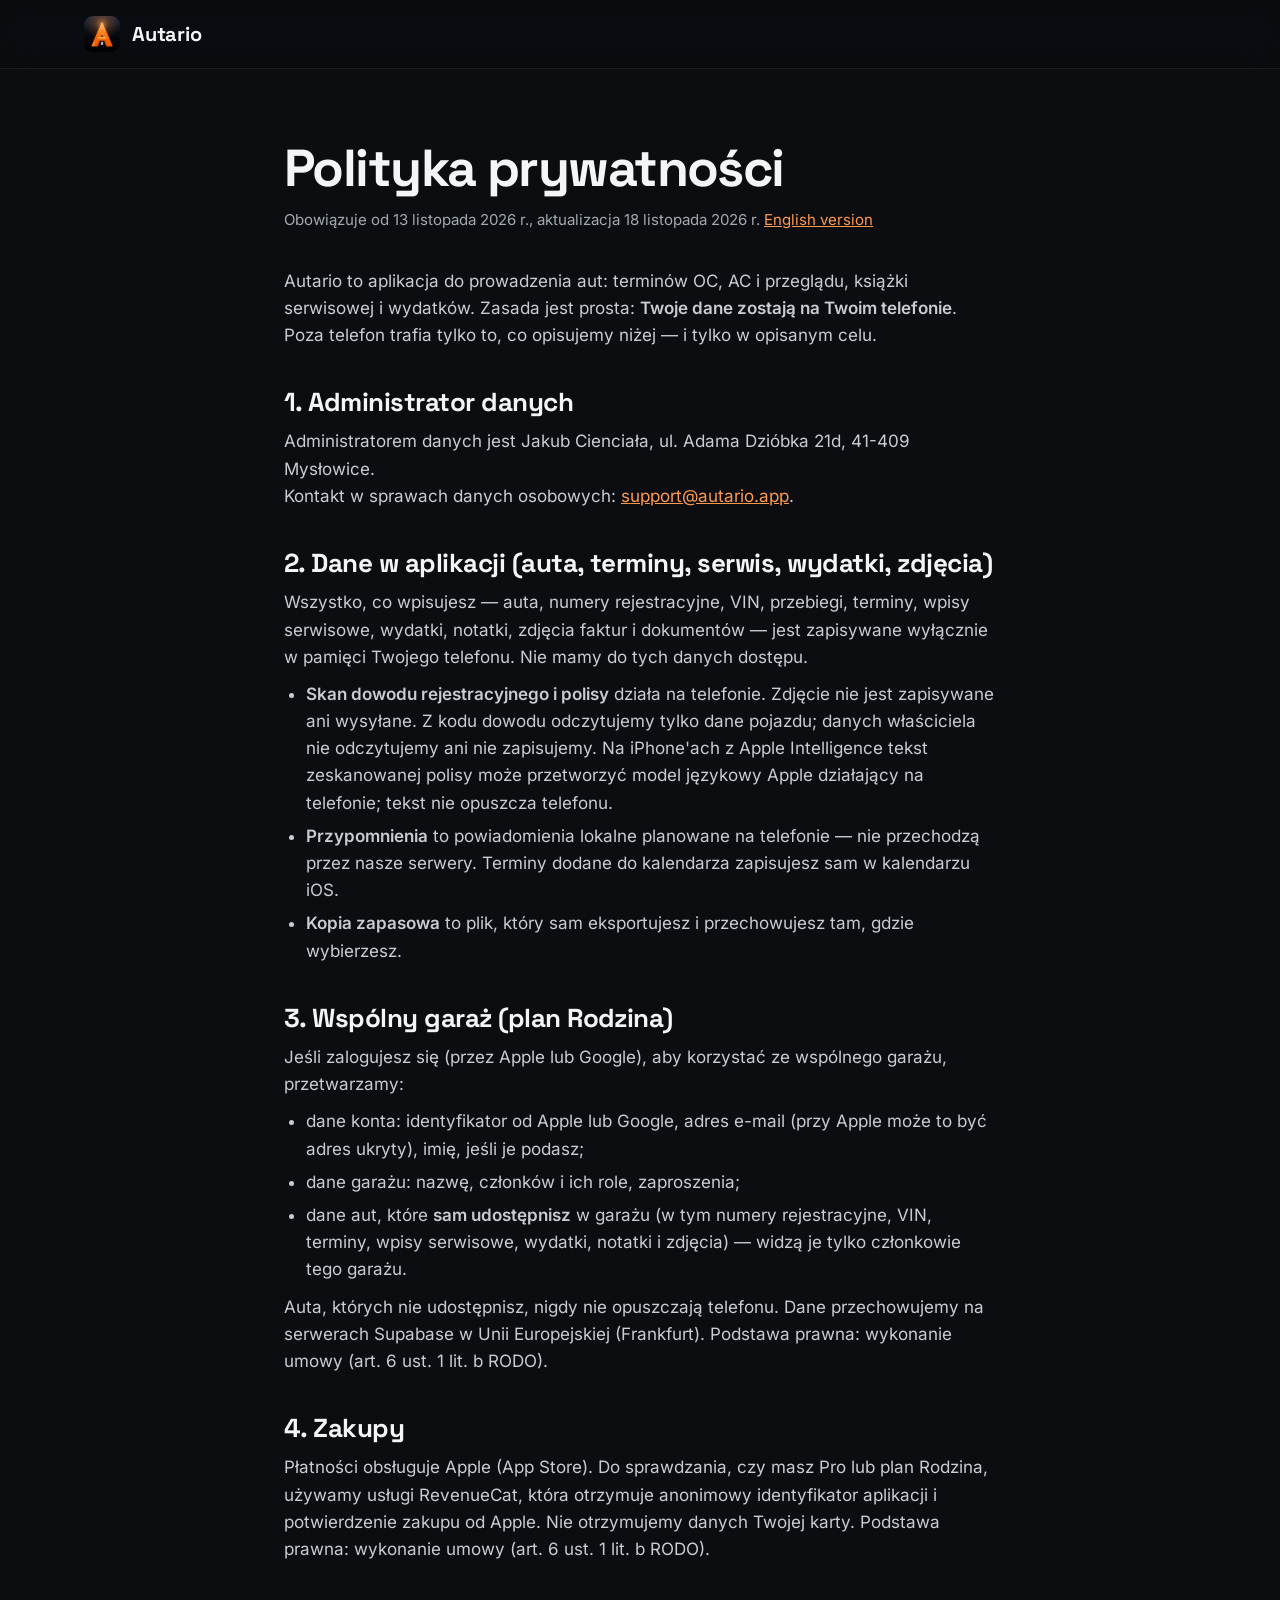
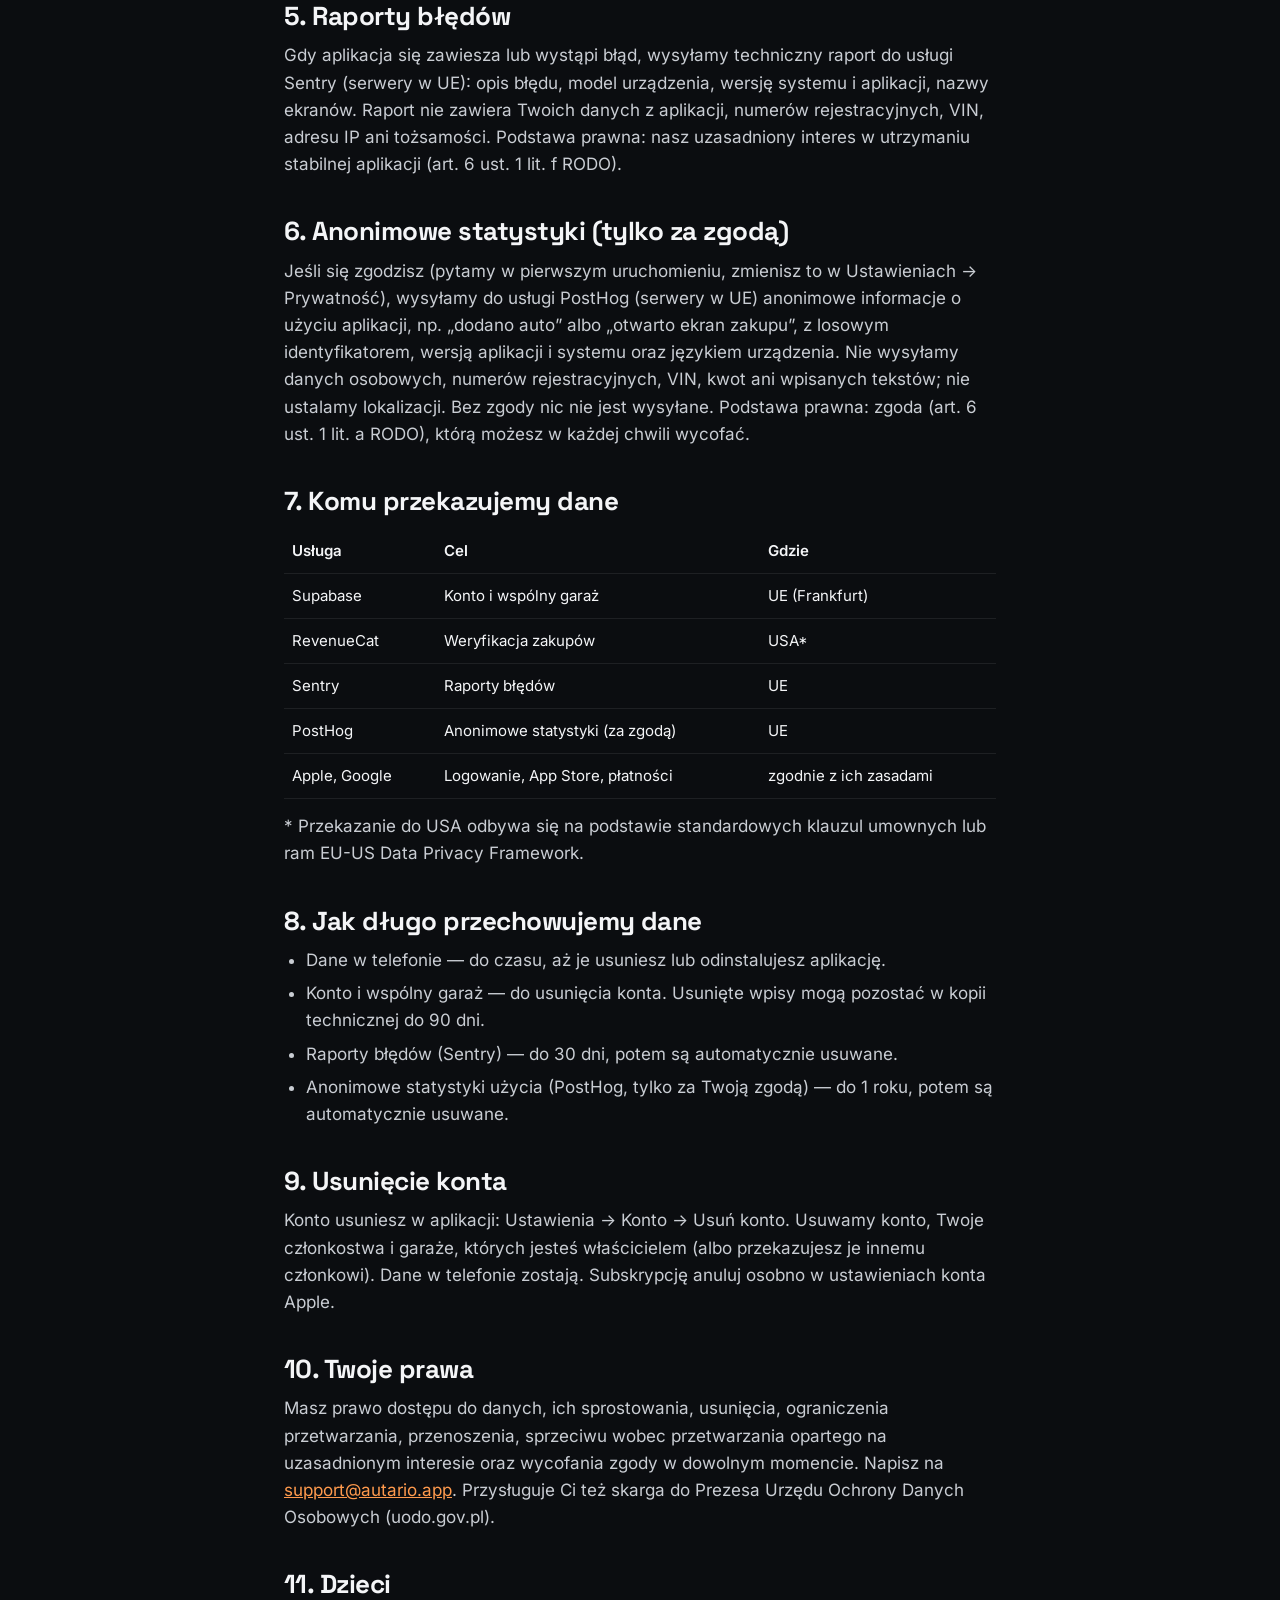
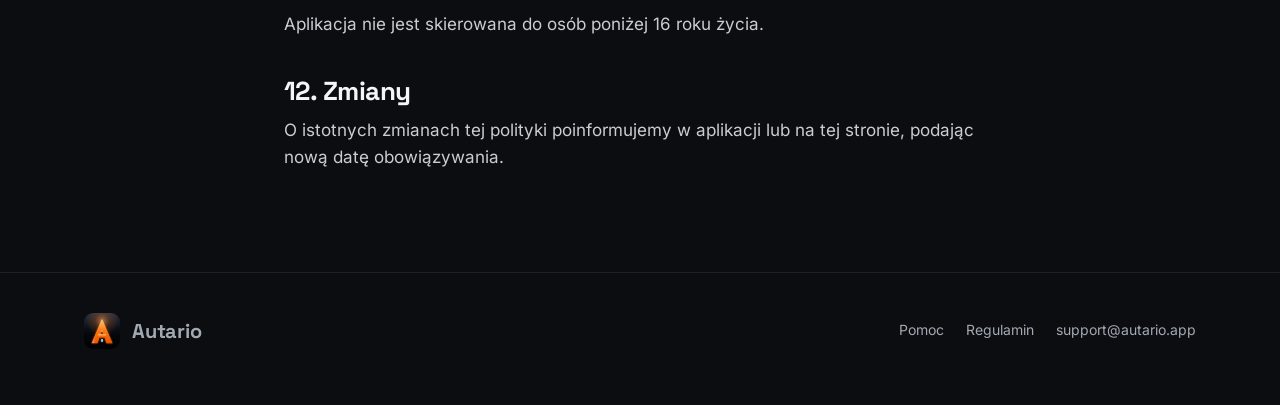
<file: polityka-prywatnosci/index.html>
<!doctype html>
<html lang="pl">
<head>
  <meta charset="utf-8">
  <meta name="viewport" content="width=device-width, initial-scale=1">
  <title>Polityka prywatności – Autario</title>
  <meta name="description" content="Jakie dane przetwarza aplikacja Autario, gdzie są przechowywane i jakie masz prawa.">
  <link rel="canonical" href="https://autario.app/polityka-prywatnosci/">
  <link rel="icon" href="../img/favicon-64.png" type="image/png">
  <link rel="stylesheet" href="../styles.css">
</head>
<body>
  <header class="nav"><div class="wrap"><a class="brand" href="../"><img src="../img/icon-256.png" alt="" width="36" height="36">Autario</a></div></header>
  <main class="doc">
    <h1>Polityka prywatności</h1>
    <p class="updated">Obowiązuje od 13 listopada 2026 r., aktualizacja 18 listopada 2026 r. <a href="/en/privacy/" hreflang="en" lang="en">English version</a></p>

    <p>Autario to aplikacja do prowadzenia aut: terminów OC, AC i przeglądu, książki serwisowej i wydatków. Zasada jest prosta: <strong>Twoje dane zostają na Twoim telefonie</strong>. Poza telefon trafia tylko to, co opisujemy niżej — i tylko w opisanym celu.</p>

    <h2>1. Administrator danych</h2>
    <p>Administratorem danych jest Jakub Cienciała, ul. Adama Dzióbka 21d, 41-409 Mysłowice.</p>
    <p>Kontakt w sprawach danych osobowych: <a href="mailto:support@autario.app">support@autario.app</a>.</p>

    <h2>2. Dane w aplikacji (auta, terminy, serwis, wydatki, zdjęcia)</h2>
    <p>Wszystko, co wpisujesz — auta, numery rejestracyjne, VIN, przebiegi, terminy, wpisy serwisowe, wydatki, notatki, zdjęcia faktur i dokumentów — jest zapisywane wyłącznie w pamięci Twojego telefonu. Nie mamy do tych danych dostępu.</p>
    <ul>
      <li><strong>Skan dowodu rejestracyjnego i polisy</strong> działa na telefonie. Zdjęcie nie jest zapisywane ani wysyłane. Z kodu dowodu odczytujemy tylko dane pojazdu; danych właściciela nie odczytujemy ani nie zapisujemy. Na iPhone'ach z Apple Intelligence tekst zeskanowanej polisy może przetworzyć model językowy Apple działający na telefonie; tekst nie opuszcza telefonu.</li>
      <li><strong>Przypomnienia</strong> to powiadomienia lokalne planowane na telefonie — nie przechodzą przez nasze serwery. Terminy dodane do kalendarza zapisujesz sam w kalendarzu iOS.</li>
      <li><strong>Kopia zapasowa</strong> to plik, który sam eksportujesz i przechowujesz tam, gdzie wybierzesz.</li>
    </ul>

    <h2>3. Wspólny garaż (plan Rodzina)</h2>
    <p>Jeśli zalogujesz się (przez Apple lub Google), aby korzystać ze wspólnego garażu, przetwarzamy:</p>
    <ul>
      <li>dane konta: identyfikator od Apple lub Google, adres e-mail (przy Apple może to być adres ukryty), imię, jeśli je podasz;</li>
      <li>dane garażu: nazwę, członków i ich role, zaproszenia;</li>
      <li>dane aut, które <strong>sam udostępnisz</strong> w garażu (w tym numery rejestracyjne, VIN, terminy, wpisy serwisowe, wydatki, notatki i zdjęcia) — widzą je tylko członkowie tego garażu.</li>
    </ul>
    <p>Auta, których nie udostępnisz, nigdy nie opuszczają telefonu. Dane przechowujemy na serwerach Supabase w Unii Europejskiej (Frankfurt). Podstawa prawna: wykonanie umowy (art. 6 ust. 1 lit. b RODO).</p>

    <h2>4. Zakupy</h2>
    <p>Płatności obsługuje Apple (App Store). Do sprawdzania, czy masz Pro lub plan Rodzina, używamy usługi RevenueCat, która otrzymuje anonimowy identyfikator aplikacji i potwierdzenie zakupu od Apple. Nie otrzymujemy danych Twojej karty. Podstawa prawna: wykonanie umowy (art. 6 ust. 1 lit. b RODO).</p>

    <h2>5. Raporty błędów</h2>
    <p>Gdy aplikacja się zawiesza lub wystąpi błąd, wysyłamy techniczny raport do usługi Sentry (serwery w UE): opis błędu, model urządzenia, wersję systemu i aplikacji, nazwy ekranów. Raport nie zawiera Twoich danych z aplikacji, numerów rejestracyjnych, VIN, adresu IP ani tożsamości. Podstawa prawna: nasz uzasadniony interes w utrzymaniu stabilnej aplikacji (art. 6 ust. 1 lit. f RODO).</p>

    <h2>6. Anonimowe statystyki (tylko za zgodą)</h2>
    <p>Jeśli się zgodzisz (pytamy w pierwszym uruchomieniu, zmienisz to w Ustawieniach → Prywatność), wysyłamy do usługi PostHog (serwery w UE) anonimowe informacje o użyciu aplikacji, np. „dodano auto” albo „otwarto ekran zakupu”, z losowym identyfikatorem, wersją aplikacji i systemu oraz językiem urządzenia. Nie wysyłamy danych osobowych, numerów rejestracyjnych, VIN, kwot ani wpisanych tekstów; nie ustalamy lokalizacji. Bez zgody nic nie jest wysyłane. Podstawa prawna: zgoda (art. 6 ust. 1 lit. a RODO), którą możesz w każdej chwili wycofać.</p>

    <h2>7. Komu przekazujemy dane</h2>
    <table>
      <tr><th>Usługa</th><th>Cel</th><th>Gdzie</th></tr>
      <tr><td>Supabase</td><td>Konto i wspólny garaż</td><td>UE (Frankfurt)</td></tr>
      <tr><td>RevenueCat</td><td>Weryfikacja zakupów</td><td>USA*</td></tr>
      <tr><td>Sentry</td><td>Raporty błędów</td><td>UE</td></tr>
      <tr><td>PostHog</td><td>Anonimowe statystyki (za zgodą)</td><td>UE</td></tr>
      <tr><td>Apple, Google</td><td>Logowanie, App Store, płatności</td><td>zgodnie z ich zasadami</td></tr>
    </table>
    <p>* Przekazanie do USA odbywa się na podstawie standardowych klauzul umownych lub ram EU-US Data Privacy Framework.</p>

    <h2>8. Jak długo przechowujemy dane</h2>
    <ul>
      <li>Dane w telefonie — do czasu, aż je usuniesz lub odinstalujesz aplikację.</li>
      <li>Konto i wspólny garaż — do usunięcia konta. Usunięte wpisy mogą pozostać w kopii technicznej do 90 dni.</li>
      <li>Raporty błędów (Sentry) — do 30 dni, potem są automatycznie usuwane.</li>
      <li>Anonimowe statystyki użycia (PostHog, tylko za Twoją zgodą) — do 1 roku, potem są automatycznie usuwane.</li>
    </ul>

    <h2>9. Usunięcie konta</h2>
    <p>Konto usuniesz w aplikacji: Ustawienia → Konto → Usuń konto. Usuwamy konto, Twoje członkostwa i garaże, których jesteś właścicielem (albo przekazujesz je innemu członkowi). Dane w telefonie zostają. Subskrypcję anuluj osobno w ustawieniach konta Apple.</p>

    <h2>10. Twoje prawa</h2>
    <p>Masz prawo dostępu do danych, ich sprostowania, usunięcia, ograniczenia przetwarzania, przenoszenia, sprzeciwu wobec przetwarzania opartego na uzasadnionym interesie oraz wycofania zgody w dowolnym momencie. Napisz na <a href="mailto:support@autario.app">support@autario.app</a>. Przysługuje Ci też skarga do Prezesa Urzędu Ochrony Danych Osobowych (uodo.gov.pl).</p>

    <h2>11. Dzieci</h2>
    <p>Aplikacja nie jest skierowana do osób poniżej 16 roku życia.</p>

    <h2>12. Zmiany</h2>
    <p>O istotnych zmianach tej polityki poinformujemy w aplikacji lub na tej stronie, podając nową datę obowiązywania.</p>
  </main>
  <footer><div class="wrap"><a class="brand" href="../"><img src="../img/icon-256.png" alt="" width="36" height="36">Autario</a><nav><a href="../pomoc/">Pomoc</a><a href="../regulamin/">Regulamin</a><a href="mailto:support@autario.app">support@autario.app</a></nav></div></footer>
</body>
</html>
</file>
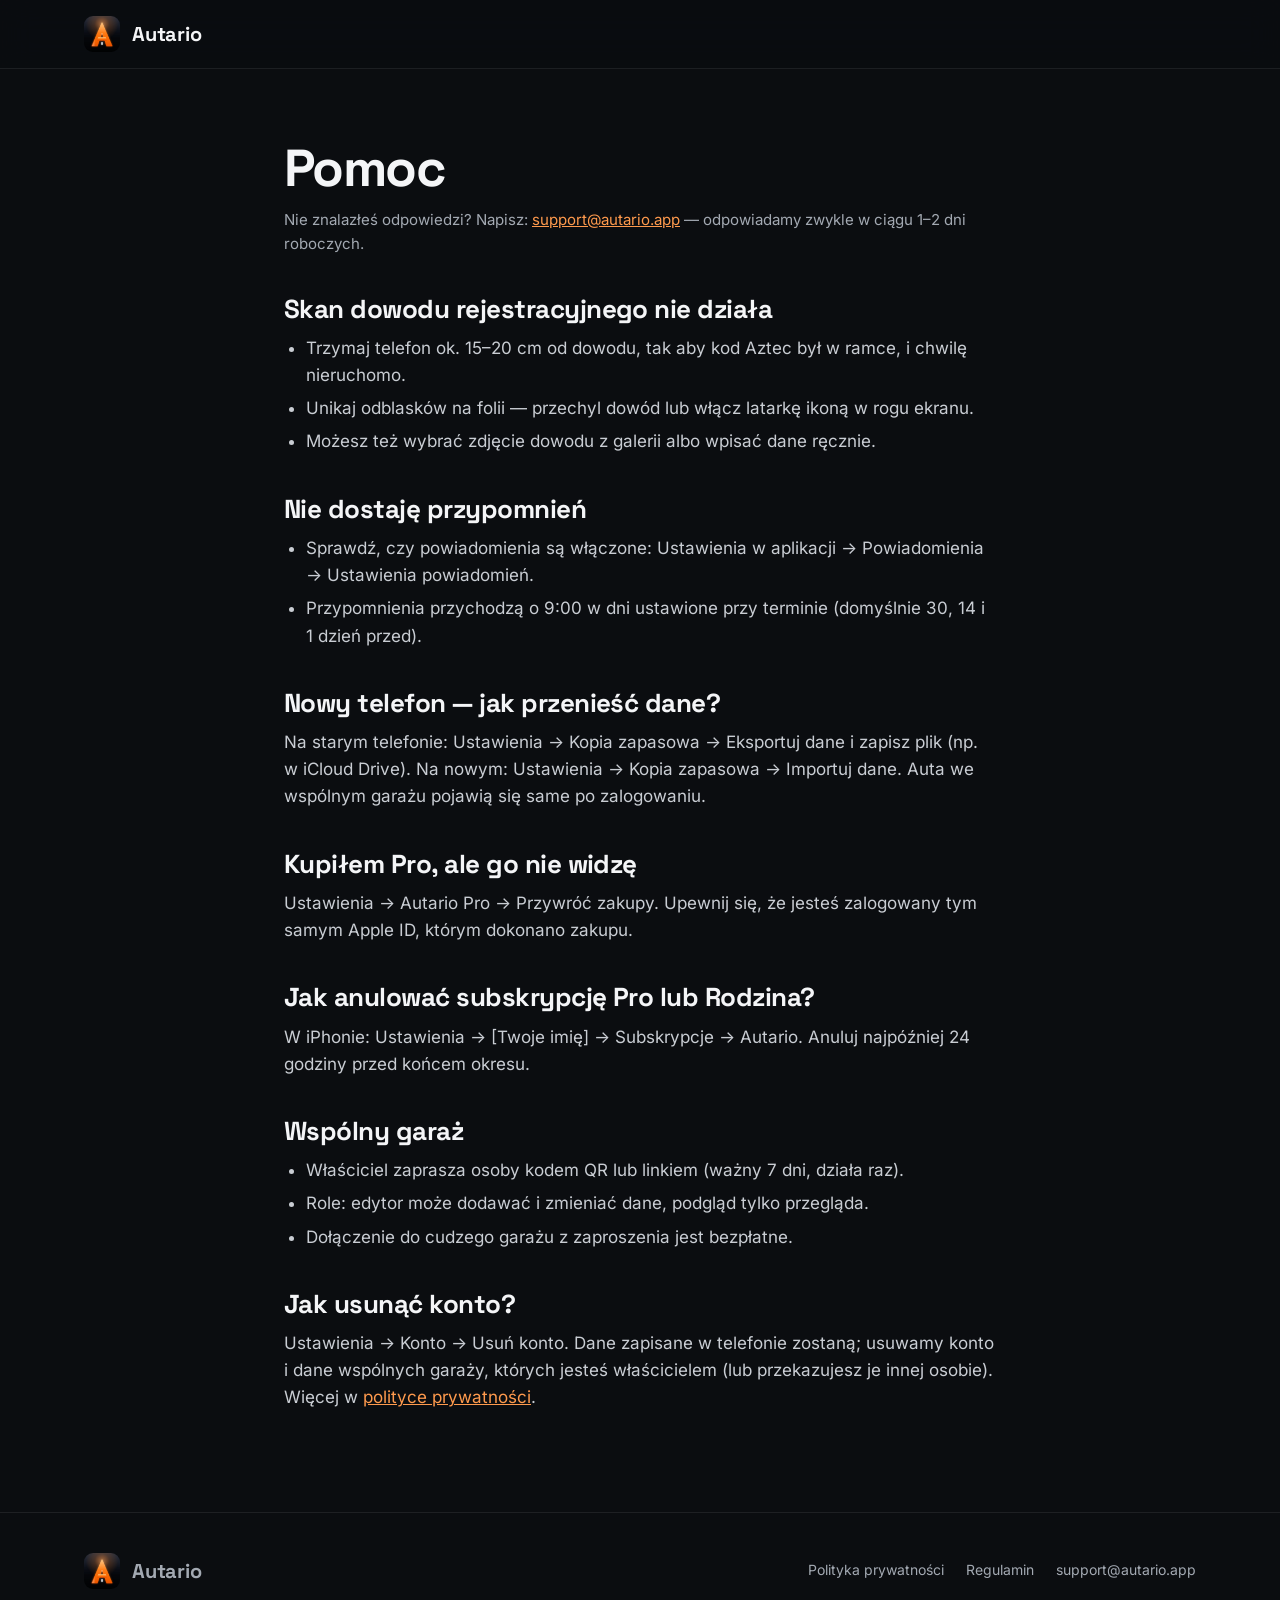
<file: pomoc/index.html>
<!doctype html>
<html lang="pl">
<head>
  <meta charset="utf-8">
  <meta name="viewport" content="width=device-width, initial-scale=1">
  <title>Pomoc – Autario</title>
  <meta name="description" content="Pomoc do aplikacji Autario: skan dowodu, przypomnienia, kopia zapasowa, zakupy, wspólny garaż i usuwanie konta.">
  <link rel="canonical" href="https://autario.app/pomoc/">
  <link rel="icon" href="../img/favicon-64.png" type="image/png">
  <link rel="stylesheet" href="../styles.css">
</head>
<body>
  <header class="nav"><div class="wrap"><a class="brand" href="../"><img src="../img/icon-256.png" alt="" width="36" height="36">Autario</a></div></header>
  <main class="doc">
    <h1>Pomoc</h1>
    <p class="updated">Nie znalazłeś odpowiedzi? Napisz: <a href="mailto:support@autario.app">support@autario.app</a> — odpowiadamy zwykle w ciągu 1–2 dni roboczych.</p>

    <h2>Skan dowodu rejestracyjnego nie działa</h2>
    <ul>
      <li>Trzymaj telefon ok. 15–20 cm od dowodu, tak aby kod Aztec był w ramce, i chwilę nieruchomo.</li>
      <li>Unikaj odblasków na folii — przechyl dowód lub włącz latarkę ikoną w rogu ekranu.</li>
      <li>Możesz też wybrać zdjęcie dowodu z galerii albo wpisać dane ręcznie.</li>
    </ul>

    <h2>Nie dostaję przypomnień</h2>
    <ul>
      <li>Sprawdź, czy powiadomienia są włączone: Ustawienia w aplikacji → Powiadomienia → Ustawienia powiadomień.</li>
      <li>Przypomnienia przychodzą o 9:00 w dni ustawione przy terminie (domyślnie 30, 14 i 1 dzień przed).</li>
    </ul>

    <h2>Nowy telefon — jak przenieść dane?</h2>
    <p>Na starym telefonie: Ustawienia → Kopia zapasowa → Eksportuj dane i zapisz plik (np. w iCloud Drive). Na nowym: Ustawienia → Kopia zapasowa → Importuj dane. Auta we wspólnym garażu pojawią się same po zalogowaniu.</p>

    <h2>Kupiłem Pro, ale go nie widzę</h2>
    <p>Ustawienia → Autario Pro → Przywróć zakupy. Upewnij się, że jesteś zalogowany tym samym Apple ID, którym dokonano zakupu.</p>

    <h2>Jak anulować subskrypcję Pro lub Rodzina?</h2>
    <p>W iPhonie: Ustawienia → [Twoje imię] → Subskrypcje → Autario. Anuluj najpóźniej 24 godziny przed końcem okresu.</p>

    <h2>Wspólny garaż</h2>
    <ul>
      <li>Właściciel zaprasza osoby kodem QR lub linkiem (ważny 7 dni, działa raz).</li>
      <li>Role: edytor może dodawać i zmieniać dane, podgląd tylko przegląda.</li>
      <li>Dołączenie do cudzego garażu z zaproszenia jest bezpłatne.</li>
    </ul>

    <h2>Jak usunąć konto?</h2>
    <p>Ustawienia → Konto → Usuń konto. Dane zapisane w telefonie zostaną; usuwamy konto i dane wspólnych garaży, których jesteś właścicielem (lub przekazujesz je innej osobie). Więcej w <a href="../polityka-prywatnosci/">polityce prywatności</a>.</p>
  </main>
  <footer><div class="wrap"><a class="brand" href="../"><img src="../img/icon-256.png" alt="" width="36" height="36">Autario</a><nav><a href="../polityka-prywatnosci/">Polityka prywatności</a><a href="../regulamin/">Regulamin</a><a href="mailto:support@autario.app">support@autario.app</a></nav></div></footer>
</body>
</html>
</file>
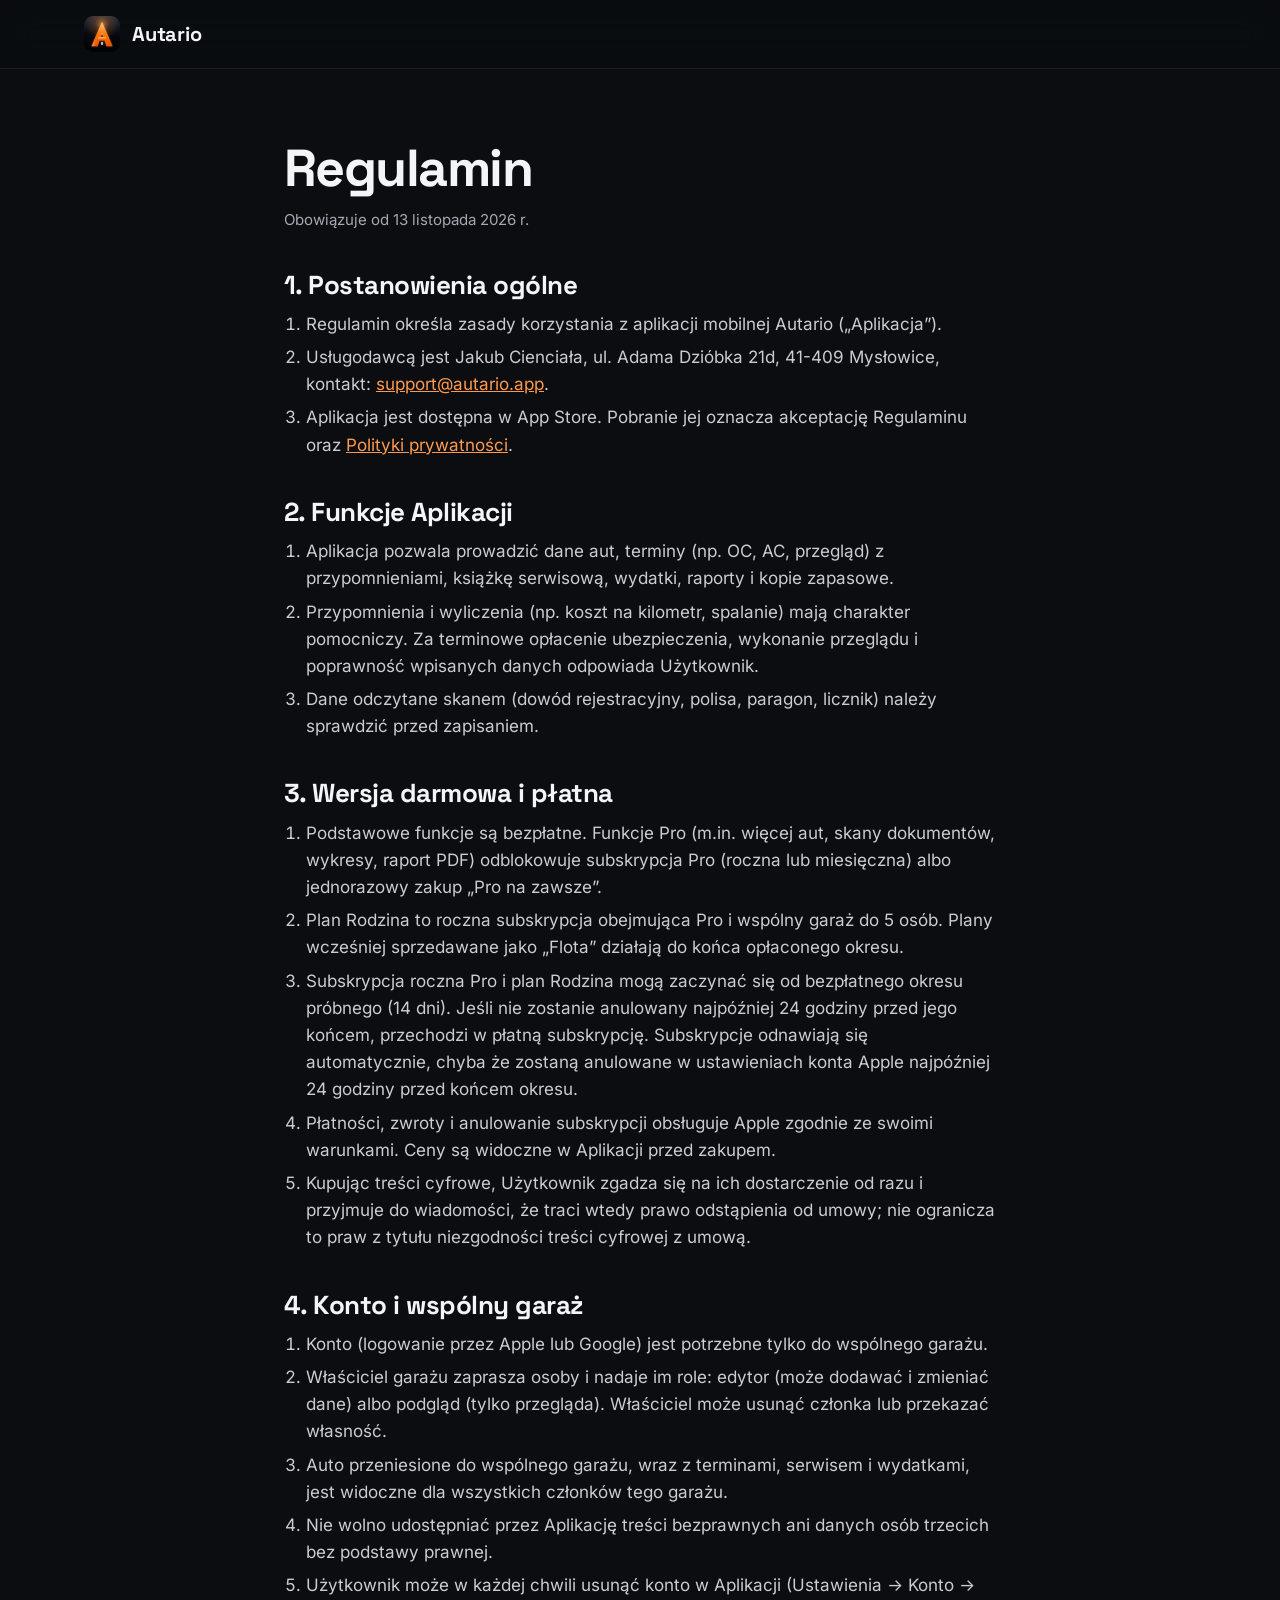
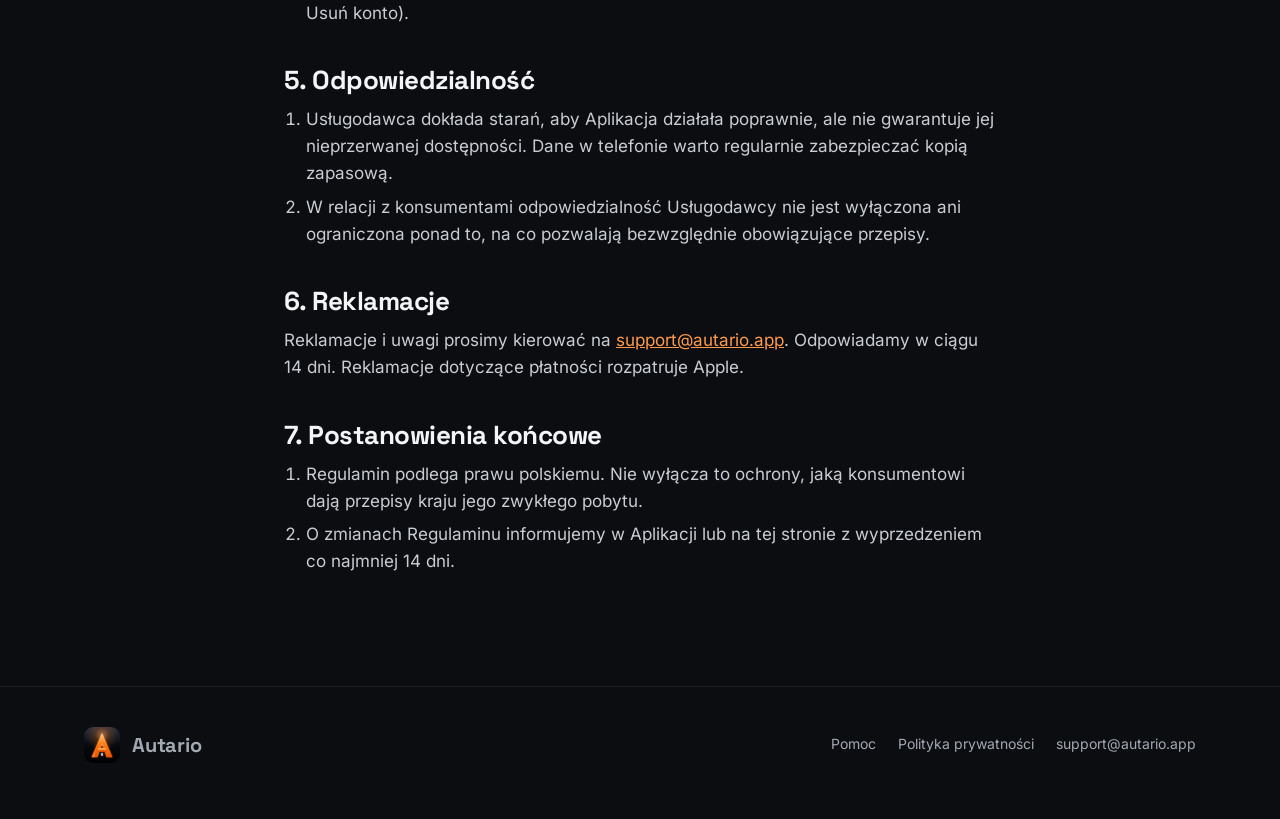
<file: regulamin/index.html>
<!doctype html>
<html lang="pl">
<head>
  <meta charset="utf-8">
  <meta name="viewport" content="width=device-width, initial-scale=1">
  <title>Regulamin – Autario</title>
  <meta name="description" content="Regulamin korzystania z aplikacji Autario, subskrypcji Pro i planu Rodzina.">
  <link rel="canonical" href="https://autario.app/regulamin/">
  <link rel="icon" href="../img/favicon-64.png" type="image/png">
  <link rel="stylesheet" href="../styles.css">
</head>
<body>
  <header class="nav"><div class="wrap"><a class="brand" href="../"><img src="../img/icon-256.png" alt="" width="36" height="36">Autario</a></div></header>
  <main class="doc">
    <h1>Regulamin</h1>
    <p class="updated">Obowiązuje od 13 listopada 2026 r.</p>

    <h2>1. Postanowienia ogólne</h2>
    <ol>
      <li>Regulamin określa zasady korzystania z aplikacji mobilnej Autario („Aplikacja”).</li>
      <li>Usługodawcą jest Jakub Cienciała, ul. Adama Dzióbka 21d, 41-409 Mysłowice, kontakt: <a href="mailto:support@autario.app">support@autario.app</a>.</li>
      <li>Aplikacja jest dostępna w App Store. Pobranie jej oznacza akceptację Regulaminu oraz <a href="../polityka-prywatnosci/">Polityki prywatności</a>.</li>
    </ol>

    <h2>2. Funkcje Aplikacji</h2>
    <ol>
      <li>Aplikacja pozwala prowadzić dane aut, terminy (np. OC, AC, przegląd) z przypomnieniami, książkę serwisową, wydatki, raporty i kopie zapasowe.</li>
      <li>Przypomnienia i wyliczenia (np. koszt na kilometr, spalanie) mają charakter pomocniczy. Za terminowe opłacenie ubezpieczenia, wykonanie przeglądu i poprawność wpisanych danych odpowiada Użytkownik.</li>
      <li>Dane odczytane skanem (dowód rejestracyjny, polisa, paragon, licznik) należy sprawdzić przed zapisaniem.</li>
    </ol>

    <h2>3. Wersja darmowa i płatna</h2>
    <ol>
      <li>Podstawowe funkcje są bezpłatne. Funkcje Pro (m.in. więcej aut, skany dokumentów, wykresy, raport PDF) odblokowuje subskrypcja Pro (roczna lub miesięczna) albo jednorazowy zakup „Pro na zawsze”.</li>
      <li>Plan Rodzina to roczna subskrypcja obejmująca Pro i wspólny garaż do 5 osób. Plany wcześniej sprzedawane jako „Flota” działają do końca opłaconego okresu.</li>
      <li>Subskrypcja roczna Pro i plan Rodzina mogą zaczynać się od bezpłatnego okresu próbnego (14 dni). Jeśli nie zostanie anulowany najpóźniej 24 godziny przed jego końcem, przechodzi w płatną subskrypcję. Subskrypcje odnawiają się automatycznie, chyba że zostaną anulowane w ustawieniach konta Apple najpóźniej 24 godziny przed końcem okresu.</li>
      <li>Płatności, zwroty i anulowanie subskrypcji obsługuje Apple zgodnie ze swoimi warunkami. Ceny są widoczne w Aplikacji przed zakupem.</li>
      <li>Kupując treści cyfrowe, Użytkownik zgadza się na ich dostarczenie od razu i przyjmuje do wiadomości, że traci wtedy prawo odstąpienia od umowy; nie ogranicza to praw z tytułu niezgodności treści cyfrowej z umową.</li>
    </ol>

    <h2>4. Konto i wspólny garaż</h2>
    <ol>
      <li>Konto (logowanie przez Apple lub Google) jest potrzebne tylko do wspólnego garażu.</li>
      <li>Właściciel garażu zaprasza osoby i nadaje im role: edytor (może dodawać i zmieniać dane) albo podgląd (tylko przegląda). Właściciel może usunąć członka lub przekazać własność.</li>
      <li>Auto przeniesione do wspólnego garażu, wraz z terminami, serwisem i wydatkami, jest widoczne dla wszystkich członków tego garażu.</li>
      <li>Nie wolno udostępniać przez Aplikację treści bezprawnych ani danych osób trzecich bez podstawy prawnej.</li>
      <li>Użytkownik może w każdej chwili usunąć konto w Aplikacji (Ustawienia → Konto → Usuń konto).</li>
    </ol>

    <h2>5. Odpowiedzialność</h2>
    <ol>
      <li>Usługodawca dokłada starań, aby Aplikacja działała poprawnie, ale nie gwarantuje jej nieprzerwanej dostępności. Dane w telefonie warto regularnie zabezpieczać kopią zapasową.</li>
      <li>W relacji z konsumentami odpowiedzialność Usługodawcy nie jest wyłączona ani ograniczona ponad to, na co pozwalają bezwzględnie obowiązujące przepisy.</li>
    </ol>

    <h2>6. Reklamacje</h2>
    <p>Reklamacje i uwagi prosimy kierować na <a href="mailto:support@autario.app">support@autario.app</a>. Odpowiadamy w ciągu 14 dni. Reklamacje dotyczące płatności rozpatruje Apple.</p>

    <h2>7. Postanowienia końcowe</h2>
    <ol>
      <li>Regulamin podlega prawu polskiemu. Nie wyłącza to ochrony, jaką konsumentowi dają przepisy kraju jego zwykłego pobytu.</li>
      <li>O zmianach Regulaminu informujemy w Aplikacji lub na tej stronie z wyprzedzeniem co najmniej 14 dni.</li>
    </ol>
  </main>
  <footer><div class="wrap"><a class="brand" href="../"><img src="../img/icon-256.png" alt="" width="36" height="36">Autario</a><nav><a href="../pomoc/">Pomoc</a><a href="../polityka-prywatnosci/">Polityka prywatności</a><a href="mailto:support@autario.app">support@autario.app</a></nav></div></footer>
</body>
</html>
</file>
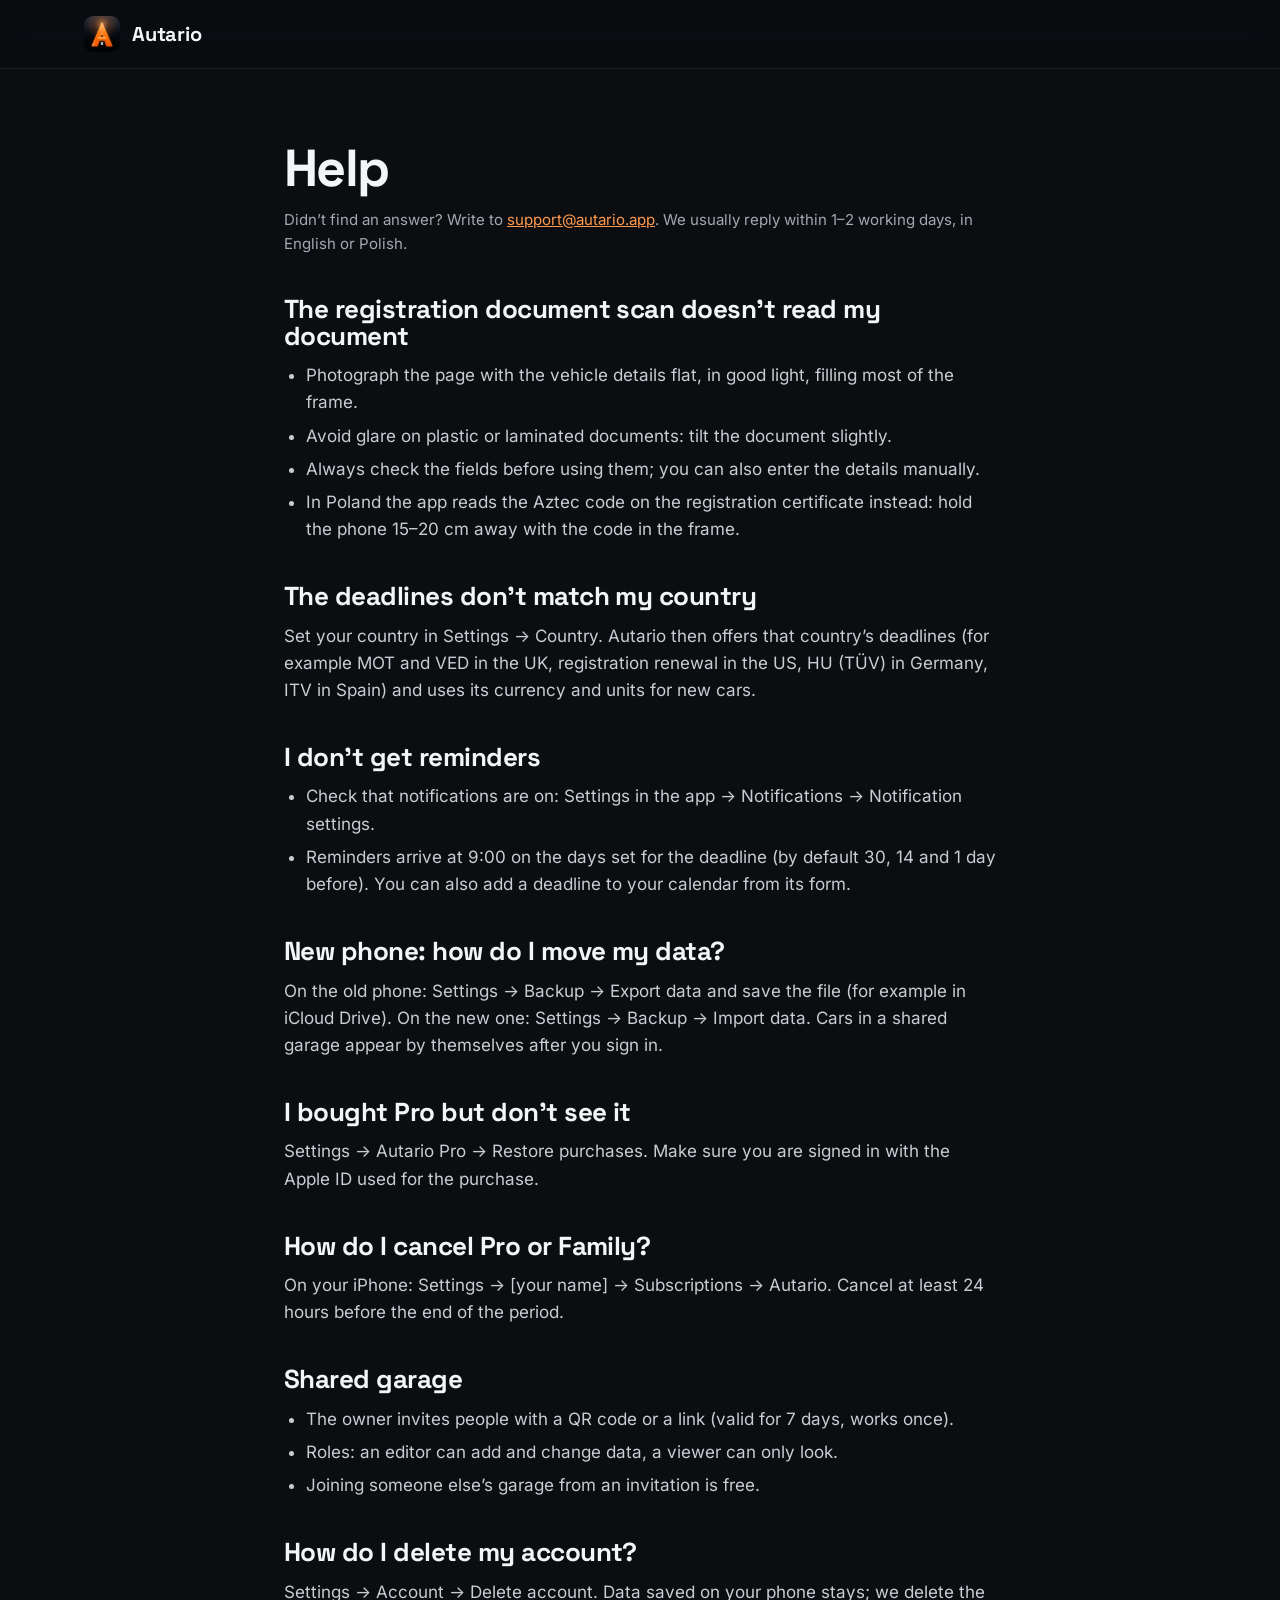
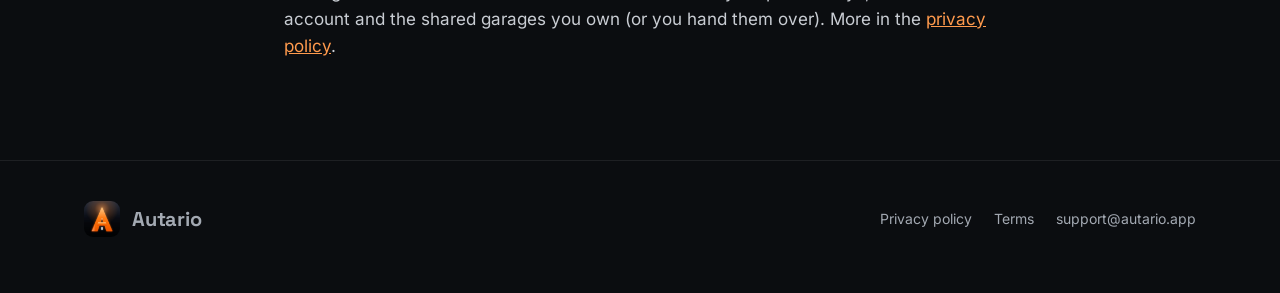
<file: en/help/index.html>
<!doctype html>
<html lang="en">
<head>
  <meta charset="utf-8">
  <meta name="viewport" content="width=device-width, initial-scale=1">
  <title>Help – Autario</title>
  <meta name="description" content="Help for the Autario app: document scans, reminders, backups, purchases, shared garage and deleting your account.">
  <link rel="canonical" href="https://autario.app/en/help/">
  <link rel="alternate" hreflang="pl" href="https://autario.app/pomoc/">
  <link rel="alternate" hreflang="en" href="https://autario.app/en/help/">
  <link rel="icon" href="/img/favicon-64.png" type="image/png">
  <link rel="stylesheet" href="/styles.css">
</head>
<body>
  <header class="nav"><div class="wrap"><a class="brand" href="/en/"><img src="/img/icon-256.png" alt="" width="36" height="36">Autario</a></div></header>
  <main class="doc">
    <h1>Help</h1>
    <p class="updated">Didn’t find an answer? Write to <a href="mailto:support@autario.app">support@autario.app</a>. We usually reply within 1–2 working days, in English or Polish.</p>

    <h2>The registration document scan doesn’t read my document</h2>
    <ul>
      <li>Photograph the page with the vehicle details flat, in good light, filling most of the frame.</li>
      <li>Avoid glare on plastic or laminated documents: tilt the document slightly.</li>
      <li>Always check the fields before using them; you can also enter the details manually.</li>
      <li>In Poland the app reads the Aztec code on the registration certificate instead: hold the phone 15–20 cm away with the code in the frame.</li>
    </ul>

    <h2>The deadlines don’t match my country</h2>
    <p>Set your country in Settings → Country. Autario then offers that country’s deadlines (for example MOT and VED in the UK, registration renewal in the US, HU (TÜV) in Germany, ITV in Spain) and uses its currency and units for new cars.</p>

    <h2>I don’t get reminders</h2>
    <ul>
      <li>Check that notifications are on: Settings in the app → Notifications → Notification settings.</li>
      <li>Reminders arrive at 9:00 on the days set for the deadline (by default 30, 14 and 1 day before). You can also add a deadline to your calendar from its form.</li>
    </ul>

    <h2>New phone: how do I move my data?</h2>
    <p>On the old phone: Settings → Backup → Export data and save the file (for example in iCloud Drive). On the new one: Settings → Backup → Import data. Cars in a shared garage appear by themselves after you sign in.</p>

    <h2>I bought Pro but don’t see it</h2>
    <p>Settings → Autario Pro → Restore purchases. Make sure you are signed in with the Apple ID used for the purchase.</p>

    <h2>How do I cancel Pro or Family?</h2>
    <p>On your iPhone: Settings → [your name] → Subscriptions → Autario. Cancel at least 24 hours before the end of the period.</p>

    <h2>Shared garage</h2>
    <ul>
      <li>The owner invites people with a QR code or a link (valid for 7 days, works once).</li>
      <li>Roles: an editor can add and change data, a viewer can only look.</li>
      <li>Joining someone else’s garage from an invitation is free.</li>
    </ul>

    <h2>How do I delete my account?</h2>
    <p>Settings → Account → Delete account. Data saved on your phone stays; we delete the account and the shared garages you own (or you hand them over). More in the <a href="/en/privacy/">privacy policy</a>.</p>
  </main>
  <footer><div class="wrap"><a class="brand" href="/en/"><img src="/img/icon-256.png" alt="" width="36" height="36">Autario</a><nav><a href="/en/privacy/">Privacy policy</a><a href="/en/terms/">Terms</a><a href="mailto:support@autario.app">support@autario.app</a></nav></div></footer>
</body>
</html>
</file>
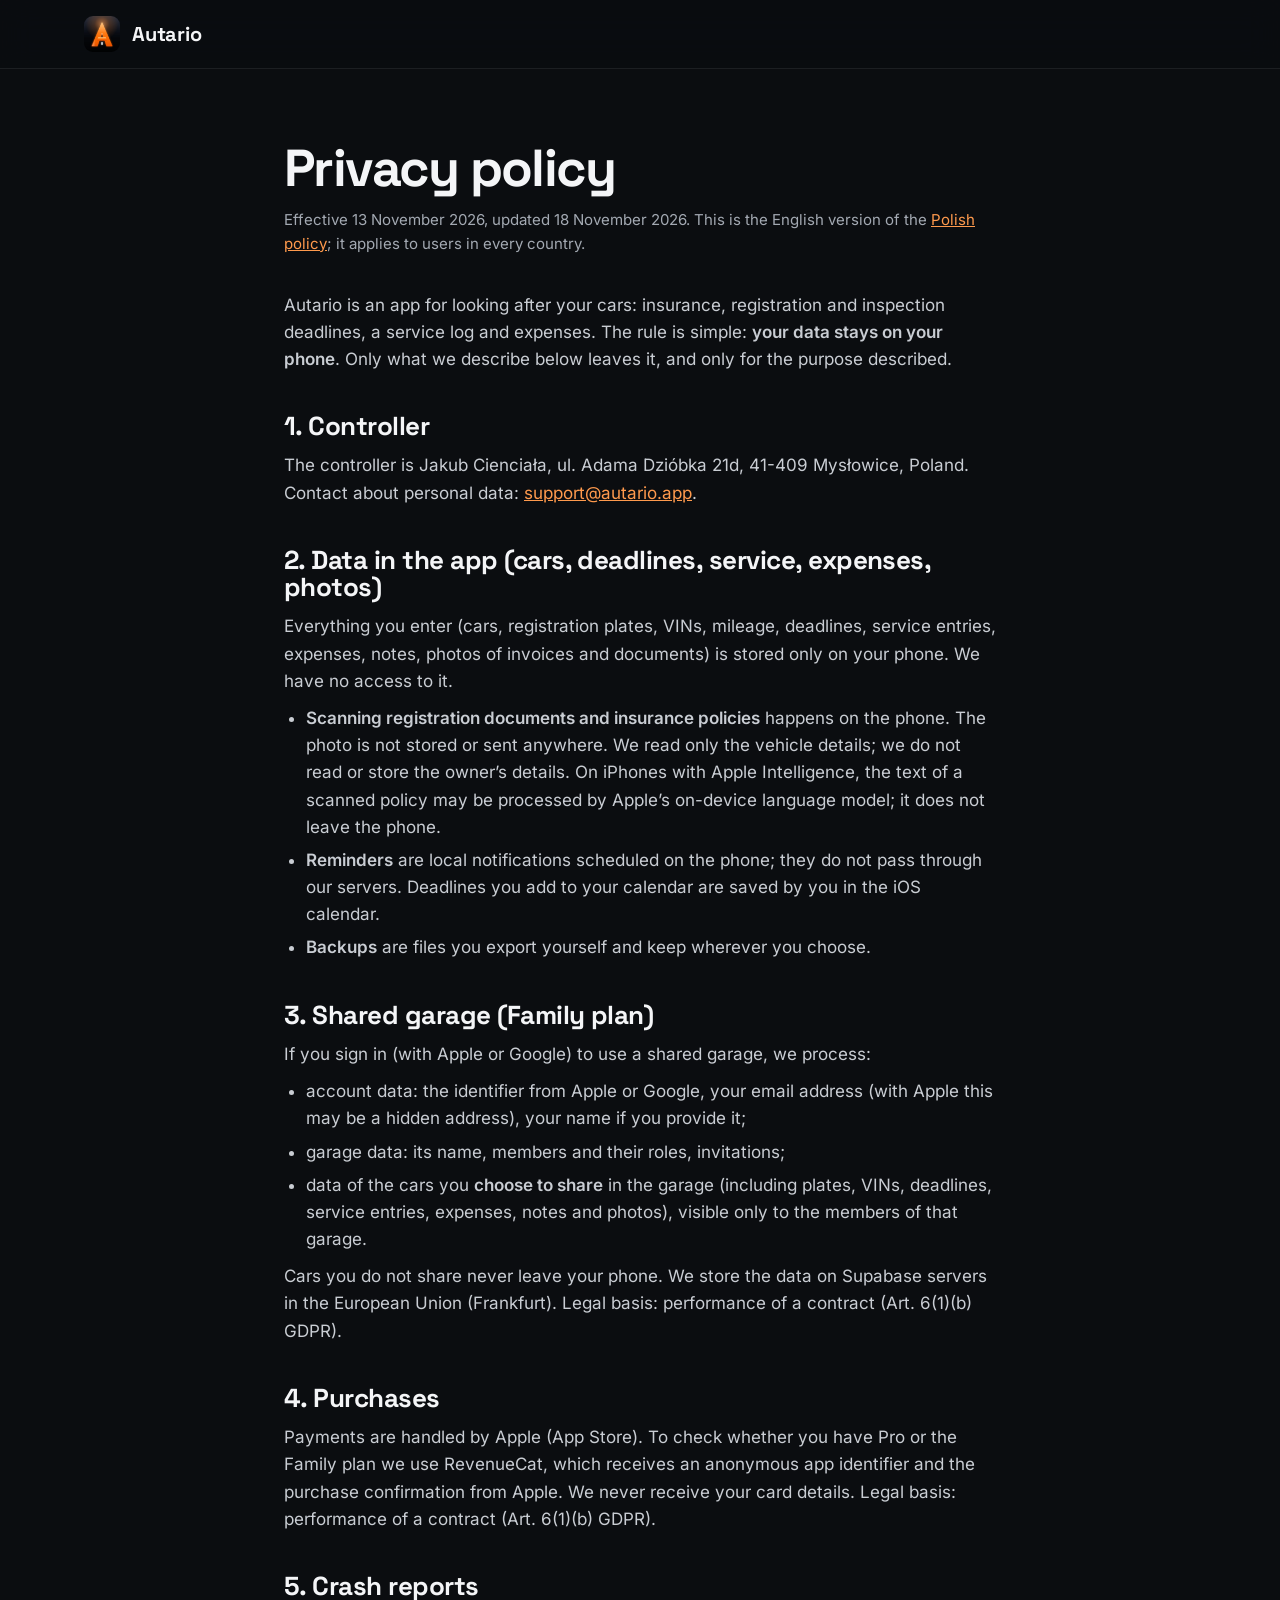
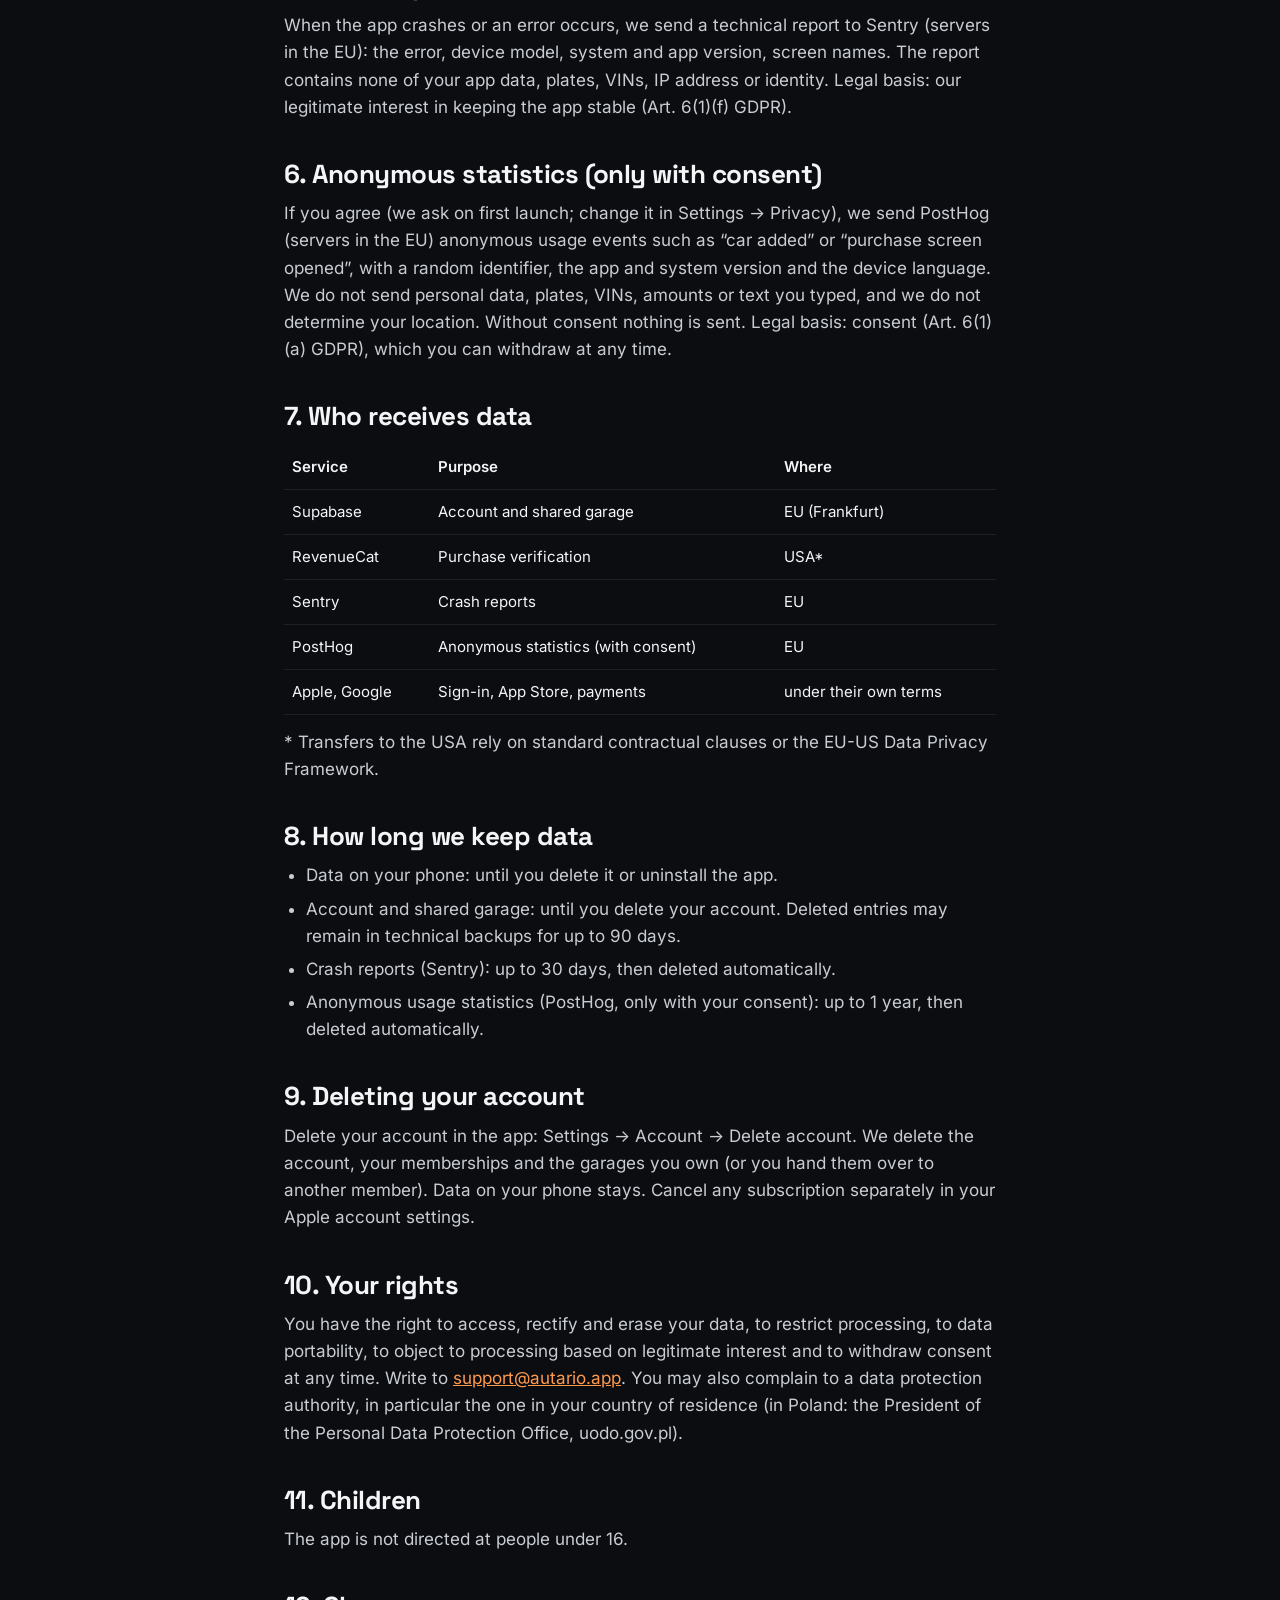
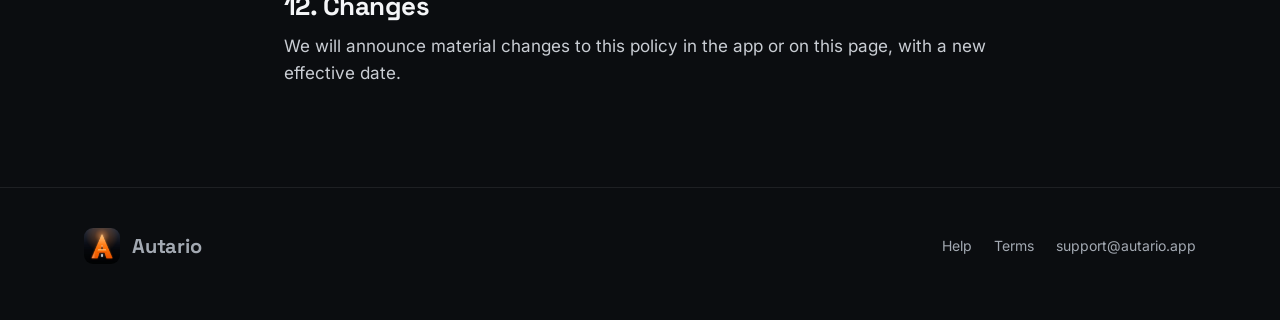
<file: en/privacy/index.html>
<!doctype html>
<html lang="en">
<head>
  <meta charset="utf-8">
  <meta name="viewport" content="width=device-width, initial-scale=1">
  <title>Privacy policy – Autario</title>
  <meta name="description" content="What data the Autario app processes, where it is stored and what your rights are.">
  <link rel="canonical" href="https://autario.app/en/privacy/">
  <link rel="alternate" hreflang="pl" href="https://autario.app/polityka-prywatnosci/">
  <link rel="alternate" hreflang="en" href="https://autario.app/en/privacy/">
  <link rel="icon" href="/img/favicon-64.png" type="image/png">
  <link rel="stylesheet" href="/styles.css">
</head>
<body>
  <header class="nav"><div class="wrap"><a class="brand" href="/en/"><img src="/img/icon-256.png" alt="" width="36" height="36">Autario</a></div></header>
  <main class="doc">
    <h1>Privacy policy</h1>
    <p class="updated">Effective 13 November 2026, updated 18 November 2026. This is the English version of the <a href="/polityka-prywatnosci/">Polish policy</a>; it applies to users in every country.</p>

    <p>Autario is an app for looking after your cars: insurance, registration and inspection deadlines, a service log and expenses. The rule is simple: <strong>your data stays on your phone</strong>. Only what we describe below leaves it, and only for the purpose described.</p>

    <h2>1. Controller</h2>
    <p>The controller is Jakub Cienciała, ul. Adama Dzióbka 21d, 41-409 Mysłowice, Poland.</p>
    <p>Contact about personal data: <a href="mailto:support@autario.app">support@autario.app</a>.</p>

    <h2>2. Data in the app (cars, deadlines, service, expenses, photos)</h2>
    <p>Everything you enter (cars, registration plates, VINs, mileage, deadlines, service entries, expenses, notes, photos of invoices and documents) is stored only on your phone. We have no access to it.</p>
    <ul>
      <li><strong>Scanning registration documents and insurance policies</strong> happens on the phone. The photo is not stored or sent anywhere. We read only the vehicle details; we do not read or store the owner’s details. On iPhones with Apple Intelligence, the text of a scanned policy may be processed by Apple’s on-device language model; it does not leave the phone.</li>
      <li><strong>Reminders</strong> are local notifications scheduled on the phone; they do not pass through our servers. Deadlines you add to your calendar are saved by you in the iOS calendar.</li>
      <li><strong>Backups</strong> are files you export yourself and keep wherever you choose.</li>
    </ul>

    <h2>3. Shared garage (Family plan)</h2>
    <p>If you sign in (with Apple or Google) to use a shared garage, we process:</p>
    <ul>
      <li>account data: the identifier from Apple or Google, your email address (with Apple this may be a hidden address), your name if you provide it;</li>
      <li>garage data: its name, members and their roles, invitations;</li>
      <li>data of the cars you <strong>choose to share</strong> in the garage (including plates, VINs, deadlines, service entries, expenses, notes and photos), visible only to the members of that garage.</li>
    </ul>
    <p>Cars you do not share never leave your phone. We store the data on Supabase servers in the European Union (Frankfurt). Legal basis: performance of a contract (Art. 6(1)(b) GDPR).</p>

    <h2>4. Purchases</h2>
    <p>Payments are handled by Apple (App Store). To check whether you have Pro or the Family plan we use RevenueCat, which receives an anonymous app identifier and the purchase confirmation from Apple. We never receive your card details. Legal basis: performance of a contract (Art. 6(1)(b) GDPR).</p>

    <h2>5. Crash reports</h2>
    <p>When the app crashes or an error occurs, we send a technical report to Sentry (servers in the EU): the error, device model, system and app version, screen names. The report contains none of your app data, plates, VINs, IP address or identity. Legal basis: our legitimate interest in keeping the app stable (Art. 6(1)(f) GDPR).</p>

    <h2>6. Anonymous statistics (only with consent)</h2>
    <p>If you agree (we ask on first launch; change it in Settings → Privacy), we send PostHog (servers in the EU) anonymous usage events such as “car added” or “purchase screen opened”, with a random identifier, the app and system version and the device language. We do not send personal data, plates, VINs, amounts or text you typed, and we do not determine your location. Without consent nothing is sent. Legal basis: consent (Art. 6(1)(a) GDPR), which you can withdraw at any time.</p>

    <h2>7. Who receives data</h2>
    <table>
      <tr><th>Service</th><th>Purpose</th><th>Where</th></tr>
      <tr><td>Supabase</td><td>Account and shared garage</td><td>EU (Frankfurt)</td></tr>
      <tr><td>RevenueCat</td><td>Purchase verification</td><td>USA*</td></tr>
      <tr><td>Sentry</td><td>Crash reports</td><td>EU</td></tr>
      <tr><td>PostHog</td><td>Anonymous statistics (with consent)</td><td>EU</td></tr>
      <tr><td>Apple, Google</td><td>Sign-in, App Store, payments</td><td>under their own terms</td></tr>
    </table>
    <p>* Transfers to the USA rely on standard contractual clauses or the EU-US Data Privacy Framework.</p>

    <h2>8. How long we keep data</h2>
    <ul>
      <li>Data on your phone: until you delete it or uninstall the app.</li>
      <li>Account and shared garage: until you delete your account. Deleted entries may remain in technical backups for up to 90 days.</li>
      <li>Crash reports (Sentry): up to 30 days, then deleted automatically.</li>
      <li>Anonymous usage statistics (PostHog, only with your consent): up to 1 year, then deleted automatically.</li>
    </ul>

    <h2>9. Deleting your account</h2>
    <p>Delete your account in the app: Settings → Account → Delete account. We delete the account, your memberships and the garages you own (or you hand them over to another member). Data on your phone stays. Cancel any subscription separately in your Apple account settings.</p>

    <h2>10. Your rights</h2>
    <p>You have the right to access, rectify and erase your data, to restrict processing, to data portability, to object to processing based on legitimate interest and to withdraw consent at any time. Write to <a href="mailto:support@autario.app">support@autario.app</a>. You may also complain to a data protection authority, in particular the one in your country of residence (in Poland: the President of the Personal Data Protection Office, uodo.gov.pl).</p>

    <h2>11. Children</h2>
    <p>The app is not directed at people under 16.</p>

    <h2>12. Changes</h2>
    <p>We will announce material changes to this policy in the app or on this page, with a new effective date.</p>
  </main>
  <footer><div class="wrap"><a class="brand" href="/en/"><img src="/img/icon-256.png" alt="" width="36" height="36">Autario</a><nav><a href="/en/help/">Help</a><a href="/en/terms/">Terms</a><a href="mailto:support@autario.app">support@autario.app</a></nav></div></footer>
</body>
</html>
</file>
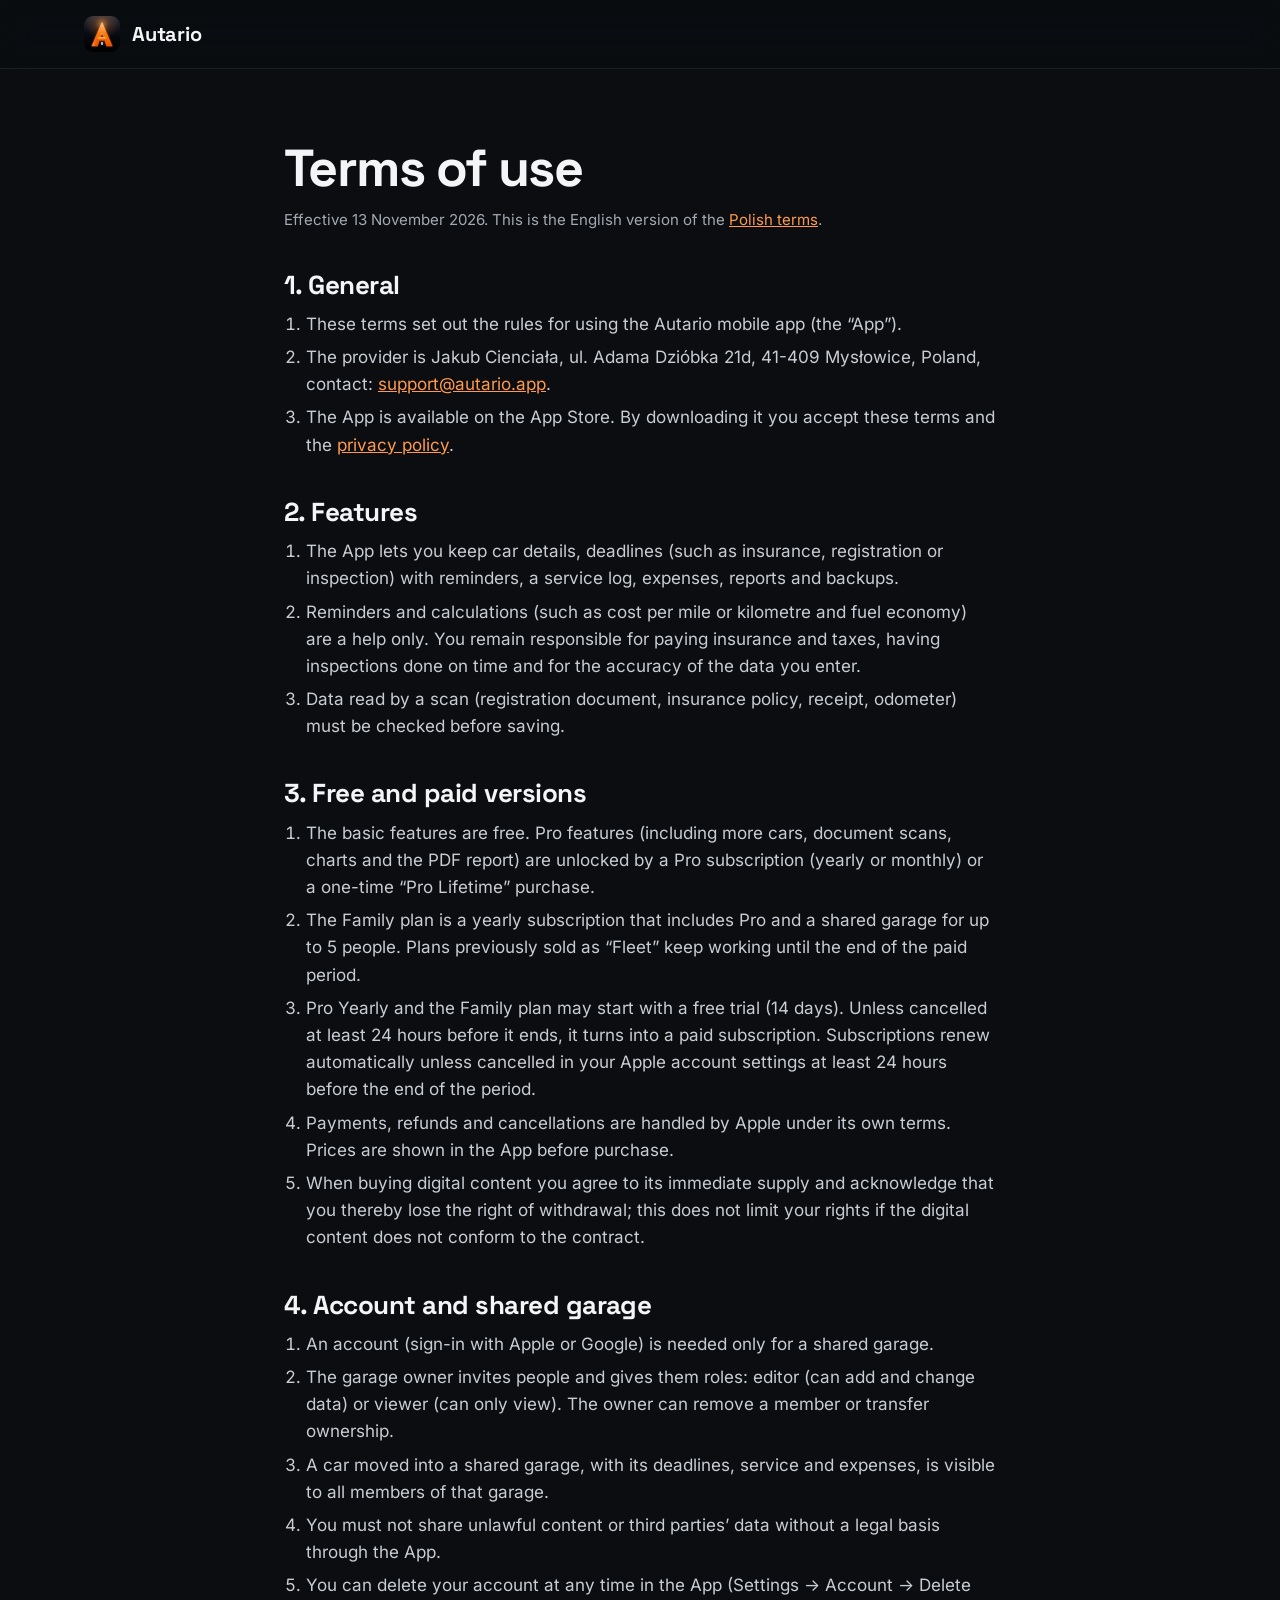
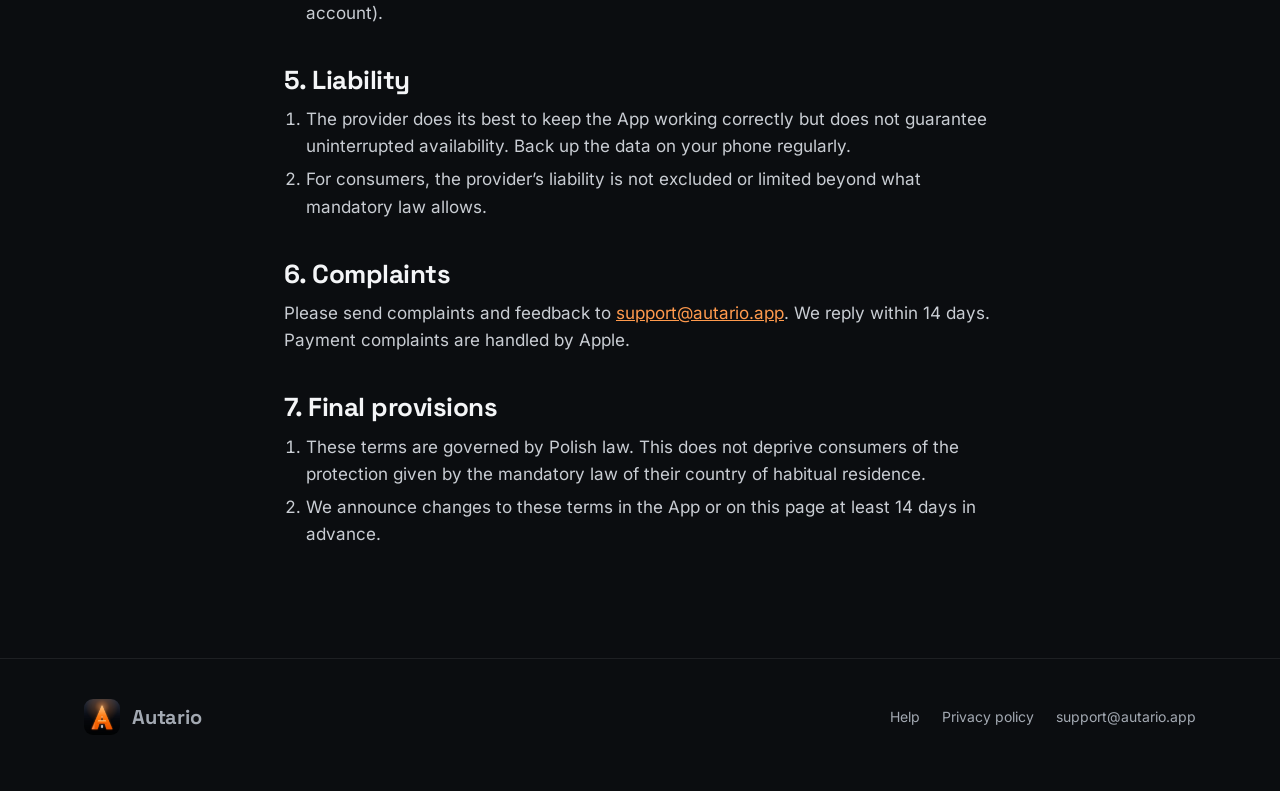
<file: en/terms/index.html>
<!doctype html>
<html lang="en">
<head>
  <meta charset="utf-8">
  <meta name="viewport" content="width=device-width, initial-scale=1">
  <title>Terms of use – Autario</title>
  <meta name="description" content="Terms of use of the Autario app, the Pro subscription and the Family plan.">
  <link rel="canonical" href="https://autario.app/en/terms/">
  <link rel="alternate" hreflang="pl" href="https://autario.app/regulamin/">
  <link rel="alternate" hreflang="en" href="https://autario.app/en/terms/">
  <link rel="icon" href="/img/favicon-64.png" type="image/png">
  <link rel="stylesheet" href="/styles.css">
</head>
<body>
  <header class="nav"><div class="wrap"><a class="brand" href="/en/"><img src="/img/icon-256.png" alt="" width="36" height="36">Autario</a></div></header>
  <main class="doc">
    <h1>Terms of use</h1>
    <p class="updated">Effective 13 November 2026. This is the English version of the <a href="/regulamin/">Polish terms</a>.</p>

    <h2>1. General</h2>
    <ol>
      <li>These terms set out the rules for using the Autario mobile app (the “App”).</li>
      <li>The provider is Jakub Cienciała, ul. Adama Dzióbka 21d, 41-409 Mysłowice, Poland, contact: <a href="mailto:support@autario.app">support@autario.app</a>.</li>
      <li>The App is available on the App Store. By downloading it you accept these terms and the <a href="/en/privacy/">privacy policy</a>.</li>
    </ol>

    <h2>2. Features</h2>
    <ol>
      <li>The App lets you keep car details, deadlines (such as insurance, registration or inspection) with reminders, a service log, expenses, reports and backups.</li>
      <li>Reminders and calculations (such as cost per mile or kilometre and fuel economy) are a help only. You remain responsible for paying insurance and taxes, having inspections done on time and for the accuracy of the data you enter.</li>
      <li>Data read by a scan (registration document, insurance policy, receipt, odometer) must be checked before saving.</li>
    </ol>

    <h2>3. Free and paid versions</h2>
    <ol>
      <li>The basic features are free. Pro features (including more cars, document scans, charts and the PDF report) are unlocked by a Pro subscription (yearly or monthly) or a one-time “Pro Lifetime” purchase.</li>
      <li>The Family plan is a yearly subscription that includes Pro and a shared garage for up to 5 people. Plans previously sold as “Fleet” keep working until the end of the paid period.</li>
      <li>Pro Yearly and the Family plan may start with a free trial (14 days). Unless cancelled at least 24 hours before it ends, it turns into a paid subscription. Subscriptions renew automatically unless cancelled in your Apple account settings at least 24 hours before the end of the period.</li>
      <li>Payments, refunds and cancellations are handled by Apple under its own terms. Prices are shown in the App before purchase.</li>
      <li>When buying digital content you agree to its immediate supply and acknowledge that you thereby lose the right of withdrawal; this does not limit your rights if the digital content does not conform to the contract.</li>
    </ol>

    <h2>4. Account and shared garage</h2>
    <ol>
      <li>An account (sign-in with Apple or Google) is needed only for a shared garage.</li>
      <li>The garage owner invites people and gives them roles: editor (can add and change data) or viewer (can only view). The owner can remove a member or transfer ownership.</li>
      <li>A car moved into a shared garage, with its deadlines, service and expenses, is visible to all members of that garage.</li>
      <li>You must not share unlawful content or third parties’ data without a legal basis through the App.</li>
      <li>You can delete your account at any time in the App (Settings → Account → Delete account).</li>
    </ol>

    <h2>5. Liability</h2>
    <ol>
      <li>The provider does its best to keep the App working correctly but does not guarantee uninterrupted availability. Back up the data on your phone regularly.</li>
      <li>For consumers, the provider’s liability is not excluded or limited beyond what mandatory law allows.</li>
    </ol>

    <h2>6. Complaints</h2>
    <p>Please send complaints and feedback to <a href="mailto:support@autario.app">support@autario.app</a>. We reply within 14 days. Payment complaints are handled by Apple.</p>

    <h2>7. Final provisions</h2>
    <ol>
      <li>These terms are governed by Polish law. This does not deprive consumers of the protection given by the mandatory law of their country of habitual residence.</li>
      <li>We announce changes to these terms in the App or on this page at least 14 days in advance.</li>
    </ol>
  </main>
  <footer><div class="wrap"><a class="brand" href="/en/"><img src="/img/icon-256.png" alt="" width="36" height="36">Autario</a><nav><a href="/en/help/">Help</a><a href="/en/privacy/">Privacy policy</a><a href="mailto:support@autario.app">support@autario.app</a></nav></div></footer>
</body>
</html>
</file>
<file: styles.css>
@font-face { font-family: 'SG'; src: url('fonts/SpaceGrotesk_700Bold.ttf') format('truetype'); font-weight: 700; font-display: swap; }
@font-face { font-family: 'SG'; src: url('fonts/SpaceGrotesk_500Medium.ttf') format('truetype'); font-weight: 500; font-display: swap; }
@font-face { font-family: 'In'; src: url('fonts/Inter_400Regular.ttf') format('truetype'); font-weight: 400; font-display: swap; }
@font-face { font-family: 'In'; src: url('fonts/Inter_600SemiBold.ttf') format('truetype'); font-weight: 600; font-display: swap; }

:root {
  --bg: #0B0D10;
  --bg-2: #121418;
  --surface: #181B20;
  --border: rgba(255, 255, 255, 0.08);
  --text: #F4F5F7;
  --muted: #A3A9B2;
  --accent: #FF7A1A;
  --accent-2: #FF9A4D;
  --blue: #3D7BD9;
  --green: #12855A;
  --radius: 28px;
  --max: 1160px;
}

* { box-sizing: border-box; margin: 0; padding: 0; }
html { scroll-behavior: smooth; }
body {
  background: var(--bg);
  color: var(--text);
  font-family: 'In', -apple-system, BlinkMacSystemFont, sans-serif;
  font-size: 17px;
  line-height: 1.6;
  -webkit-font-smoothing: antialiased;
  overflow-x: hidden;
}
img { max-width: 100%; display: block; }
a { color: inherit; }
.wrap { max-width: var(--max); margin: 0 auto; padding: 0 24px; }

/* nav */
.nav {
  position: sticky; top: 0; z-index: 50;
  backdrop-filter: saturate(160%) blur(16px);
  background: rgba(11, 13, 16, 0.72);
  border-bottom: 1px solid var(--border);
}
.nav .wrap { display: flex; align-items: center; gap: 28px; height: 68px; }
.brand { display: flex; align-items: center; gap: 12px; text-decoration: none; font-family: 'SG', 'In', -apple-system, sans-serif; font-weight: 700; font-size: 20px; letter-spacing: -0.01em; }
.brand img { width: 36px; height: 36px; border-radius: 9px; }
.nav-links { display: flex; gap: 24px; margin-left: auto; }
.nav-links a { text-decoration: none; color: var(--muted); font-size: 15px; }
.nav-links a:hover { color: var(--text); }
.nav .cta-small { margin-left: 8px; }

/* buttons */
.store-btn {
  display: inline-flex; align-items: center; gap: 12px; text-decoration: none;
  background: #fff; color: #000; border-radius: 14px; padding: 12px 22px 12px 18px;
  font-weight: 600; line-height: 1.15; transition: transform .2s ease, box-shadow .2s ease;
  box-shadow: 0 10px 30px rgba(0, 0, 0, .35);
}
.store-btn:hover { transform: translateY(-2px); box-shadow: 0 16px 40px rgba(0, 0, 0, .45); }
.store-btn small { display: block; font-size: 12px; font-weight: 400; opacity: .75; }
.store-btn strong { font-size: 19px; }
.store-btn svg { width: 26px; height: 26px; }
.cta-small {
  text-decoration: none; background: var(--accent); color: #0B0D10; font-weight: 600; font-size: 14px;
  padding: 9px 16px; border-radius: 999px;
}

/* hero */
.hero { position: relative; padding: 96px 0 40px; text-align: center; overflow: hidden; }
.hero::before {
  content: ''; position: absolute; inset: -20% -10% auto; height: 900px; pointer-events: none;
  background:
    radial-gradient(600px 420px at 50% 72%, rgba(255, 122, 26, .30), transparent 70%),
    radial-gradient(520px 380px at 18% 30%, rgba(61, 123, 217, .16), transparent 70%);
}
.eyebrow { font-family: 'SG', 'In', -apple-system, sans-serif; font-weight: 500; font-size: 14px; letter-spacing: .16em; text-transform: uppercase; color: var(--accent-2); }
h1, h2, h3 { font-family: 'SG', 'In', -apple-system, sans-serif; font-weight: 700; letter-spacing: -0.03em; line-height: 1.05; }
.hero h1 { font-size: clamp(44px, 8vw, 88px); margin: 18px auto 0; max-width: 900px; }
.hero h1 em, h2 em { font-style: normal; color: var(--accent); }
.hero .lead { font-size: clamp(18px, 2.2vw, 22px); color: var(--muted); max-width: 640px; margin: 24px auto 0; }
.hero .actions { margin-top: 36px; display: flex; flex-direction: column; align-items: center; gap: 14px; }
.hero .note { font-size: 14px; color: var(--muted); }

/* Real iPhone 18 Pro: the screen is pre-composited into Apple's bezel (img/device-*.webp). */
.phone {
  position: relative; width: 300px; aspect-ratio: 1350 / 2760; flex: none;
  filter: drop-shadow(0 40px 60px rgba(0, 0, 0, .55));
}
.phone img { width: 100%; height: 100%; object-fit: contain; display: block; }
.showcase {
  position: relative; margin: 64px auto 0; height: 740px; max-width: 980px;
  perspective: 1800px; display: flex; justify-content: center; align-items: flex-start;
}
.showcase .phone { position: absolute; top: 0; transition: transform .6s cubic-bezier(.2, .8, .2, 1); }
.showcase .p-left { transform: translateX(-300px) translateY(70px) rotateY(24deg) rotateZ(-4deg) scale(.86); opacity: .9; }
.showcase .p-right { transform: translateX(300px) translateY(70px) rotateY(-24deg) rotateZ(4deg) scale(.86); opacity: .9; }
.showcase .p-center { z-index: 2; transform: translateZ(60px); }
.float {
  position: absolute; z-index: 3; background: rgba(24, 27, 32, .92); border: 1px solid var(--border);
  border-radius: 20px; padding: 14px 18px; display: flex; gap: 12px; align-items: center; text-align: left;
  box-shadow: 0 30px 60px rgba(0, 0, 0, .55); backdrop-filter: blur(12px);
  animation: bob 6s ease-in-out infinite;
}
.float .icon { width: 42px; height: 42px; border-radius: 11px; background: linear-gradient(145deg, var(--accent-2), var(--accent)); display: grid; place-items: center; font-family: 'SG', 'In', -apple-system, sans-serif; font-weight: 700; color: #0B0D10; flex: none; }
.float b { display: block; font-size: 15px; }
.float span { font-size: 13px; color: var(--muted); }
.float.n1 { top: 40px; left: 50%; margin-left: -420px; }
.float.n2 { top: 380px; left: 50%; margin-left: 120px; animation-delay: -3s; }
@keyframes bob { 0%, 100% { transform: translateY(0); } 50% { transform: translateY(-10px); } }

/* trust strip */
.trust { display: flex; flex-wrap: wrap; justify-content: center; gap: 12px 28px; padding: 28px 0 8px; color: var(--muted); font-size: 15px; }
.trust span::before { content: '✓'; color: var(--accent); margin-right: 8px; font-weight: 600; }

/* feature blocks */
.feature { padding: 110px 0; border-top: 1px solid var(--border); }
.feature .wrap { display: grid; grid-template-columns: 1fr 1fr; gap: 72px; align-items: center; }
.feature:nth-of-type(even) .media { order: -1; }
.feature h2 { font-size: clamp(34px, 4.6vw, 54px); margin: 14px 0 20px; }
.feature p { color: var(--muted); font-size: 18px; max-width: 480px; }
.chips { display: flex; flex-wrap: wrap; gap: 10px; margin-top: 26px; }
.chips li { list-style: none; font-size: 14px; font-weight: 600; padding: 7px 14px; border-radius: 999px; background: var(--surface); border: 1px solid var(--border); }
.media { display: flex; justify-content: center; perspective: 1600px; position: relative; }
.media .phone { transform: rotateY(-14deg) rotateX(5deg) rotateZ(-2deg); }
.feature:nth-of-type(even) .media .phone { transform: rotateY(14deg) rotateX(5deg) rotateZ(2deg); }
.media .glow { position: absolute; inset: 10% 5%; background: radial-gradient(closest-side, rgba(255, 122, 26, .28), transparent); filter: blur(10px); z-index: -1; }
.media .glow.blue { background: radial-gradient(closest-side, rgba(61, 123, 217, .30), transparent); }
.media .glow.green { background: radial-gradient(closest-side, rgba(18, 133, 90, .32), transparent); }
.media .float { animation: none; }

/* pricing */
.pricing { padding: 110px 0; border-top: 1px solid var(--border); text-align: center; }
.pricing h2 { font-size: clamp(34px, 4.6vw, 54px); margin-top: 14px; }
.plans { display: grid; grid-template-columns: repeat(3, 1fr); gap: 20px; margin-top: 48px; text-align: left; }
.plan { background: var(--surface); border: 1px solid var(--border); border-radius: var(--radius); padding: 30px; }
.plan.best { border-color: var(--accent); box-shadow: 0 0 0 1px var(--accent), 0 30px 80px rgba(255, 122, 26, .12); }
.plan h3 { font-size: 24px; }
.plan .price { font-family: 'SG', 'In', -apple-system, sans-serif; font-weight: 700; font-size: 40px; margin: 14px 0 4px; letter-spacing: -0.02em; }
.plan .price small { font-size: 16px; color: var(--muted); font-family: 'In'; font-weight: 400; letter-spacing: 0; }
.plan ul { margin-top: 18px; display: grid; gap: 10px; }
.plan li { list-style: none; color: var(--muted); font-size: 15px; padding-left: 26px; position: relative; }
.plan li::before { content: '✓'; position: absolute; left: 0; color: var(--accent); font-weight: 600; }
.tag { display: inline-block; font-size: 12px; font-weight: 600; text-transform: uppercase; letter-spacing: .08em; color: #0B0D10; background: var(--accent); border-radius: 999px; padding: 3px 10px; margin-left: 8px; vertical-align: middle; }

/* faq */
.faq { padding: 110px 0; border-top: 1px solid var(--border); }
.faq h2 { font-size: clamp(34px, 4.6vw, 54px); margin: 14px 0 36px; text-align: center; }
.faq details { max-width: 780px; margin: 0 auto; border-bottom: 1px solid var(--border); padding: 22px 4px; }
.faq summary { cursor: pointer; font-weight: 600; font-size: 18px; list-style: none; display: flex; justify-content: space-between; gap: 20px; }
.faq summary::after { content: '+'; color: var(--accent); font-size: 24px; line-height: 1; }
.faq details[open] summary::after { content: '–'; }
.faq details p { color: var(--muted); margin-top: 12px; }

/* final cta + footer */
.final { padding: 120px 0; text-align: center; border-top: 1px solid var(--border); position: relative; overflow: hidden; }
.final::before { content: ''; position: absolute; inset: 0; background: radial-gradient(500px 300px at 50% 100%, rgba(255, 122, 26, .25), transparent 70%); pointer-events: none; }
.final h2 { font-size: clamp(36px, 5vw, 60px); max-width: 760px; margin: 0 auto; }
.final .store-btn, .final .store-badge { margin-top: 36px; }
footer { border-top: 1px solid var(--border); padding: 40px 0 56px; color: var(--muted); font-size: 14px; }
footer .wrap { display: flex; flex-wrap: wrap; gap: 20px 40px; justify-content: space-between; align-items: center; }
footer nav { display: flex; gap: 22px; flex-wrap: wrap; }
footer .langs { gap: 14px; font-size: 13px; }
footer .langs span { color: var(--text); font-weight: 600; }
footer a { text-decoration: none; }
footer a:hover { color: var(--text); }

/* legal / support pages */
.doc { max-width: 760px; margin: 0 auto; padding: 72px 24px 100px; }
.doc h1 { font-size: clamp(36px, 6vw, 52px); }
.doc .updated { color: var(--muted); margin: 12px 0 36px; font-size: 15px; }
.doc h2 { font-size: 26px; margin: 40px 0 12px; letter-spacing: -0.02em; }
.doc p, .doc li { color: #C9CDD3; }
.doc ul, .doc ol { padding-left: 22px; display: grid; gap: 6px; margin: 10px 0; }
.doc table { width: 100%; border-collapse: collapse; margin: 14px 0; font-size: 15px; }
.doc th, .doc td { text-align: left; border-bottom: 1px solid var(--border); padding: 10px 8px; vertical-align: top; }
.doc th { color: var(--text); }
.doc .todo { background: rgba(255, 122, 26, .12); border: 1px dashed var(--accent); border-radius: 12px; padding: 12px 16px; color: var(--accent-2); }
.doc a { color: var(--accent-2); }

@media (max-width: 860px) {
  .nav-links { display: none; }
  .nav .cta-small { margin-left: auto; }
  .feature .wrap { grid-template-columns: 1fr; gap: 48px; }
  .feature:nth-of-type(even) .media { order: 0; }
  .feature { padding: 80px 0; }
  .plans { grid-template-columns: 1fr; }
  .showcase { height: 560px; }
  .showcase .phone { width: 250px; }
  .showcase .p-left { transform: translateX(-150px) translateY(60px) rotateY(24deg) scale(.8); opacity: .55; }
  .showcase .p-right { transform: translateX(150px) translateY(60px) rotateY(-24deg) scale(.8); opacity: .55; }
  .float.n1 { margin-left: -170px; top: 30px; }
  .float.n2 { margin-left: -20px; top: 400px; }
}
@media (prefers-reduced-motion: reduce) { .float { animation: none; } html { scroll-behavior: auto; } }

/* official App Store badge (Apple Marketing Tools): keep the artwork unmodified */
.store-badge { display: inline-block; line-height: 0; transition: transform .2s ease; }
.store-badge:hover { transform: translateY(-2px); }
.store-badge img { width: 180px; height: 60px; }
</file>
